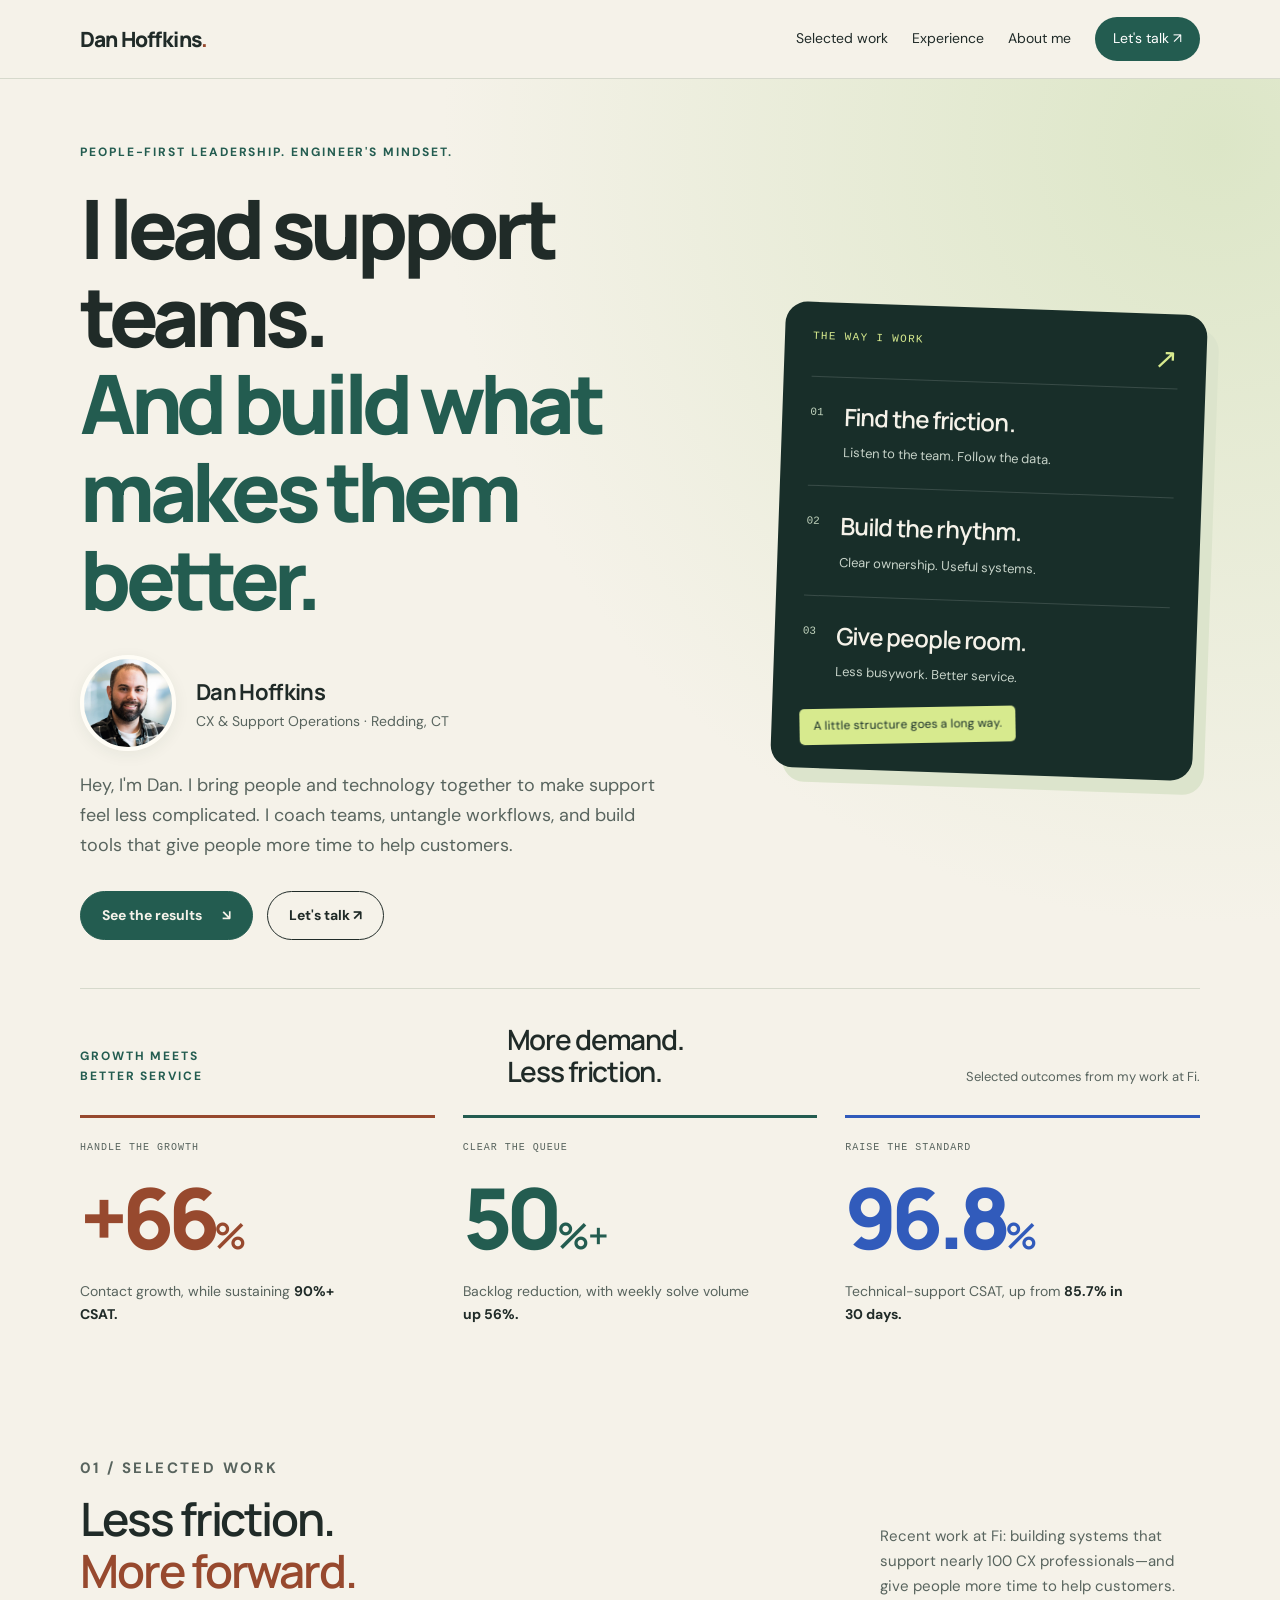
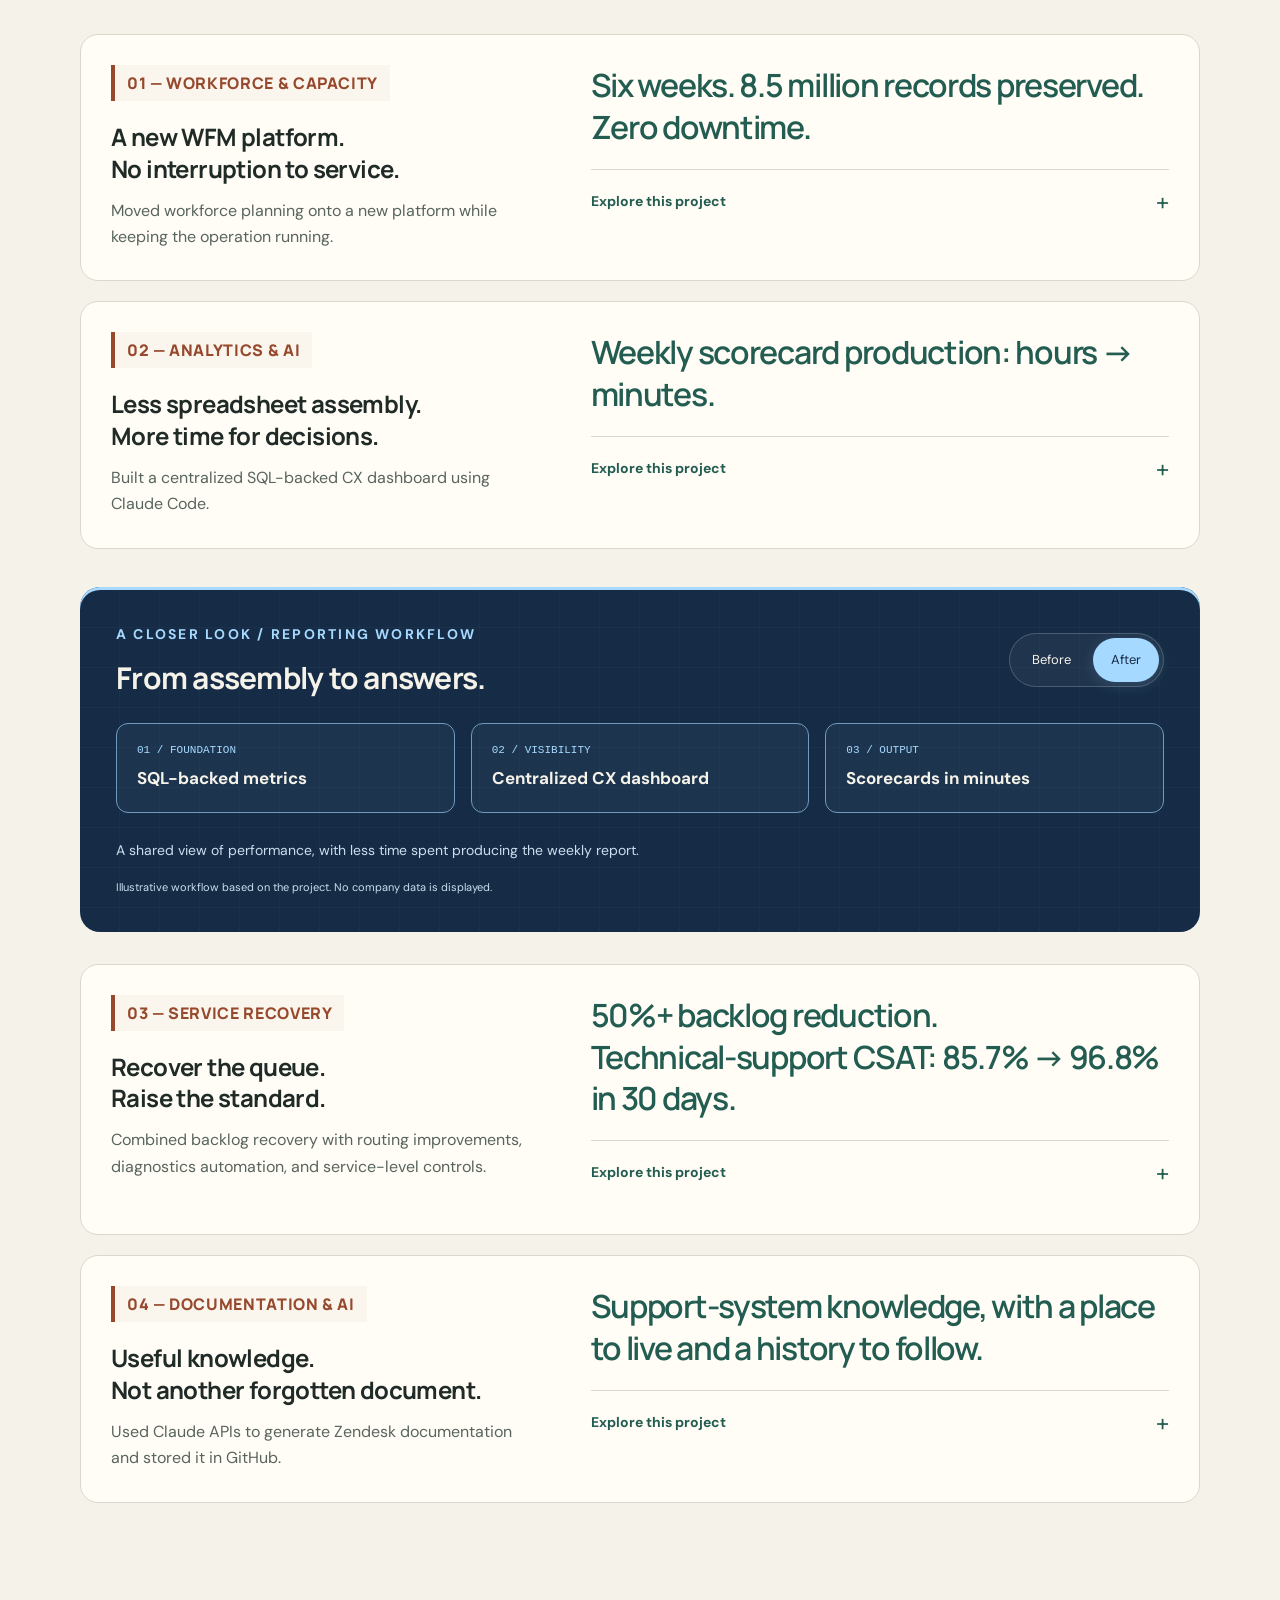
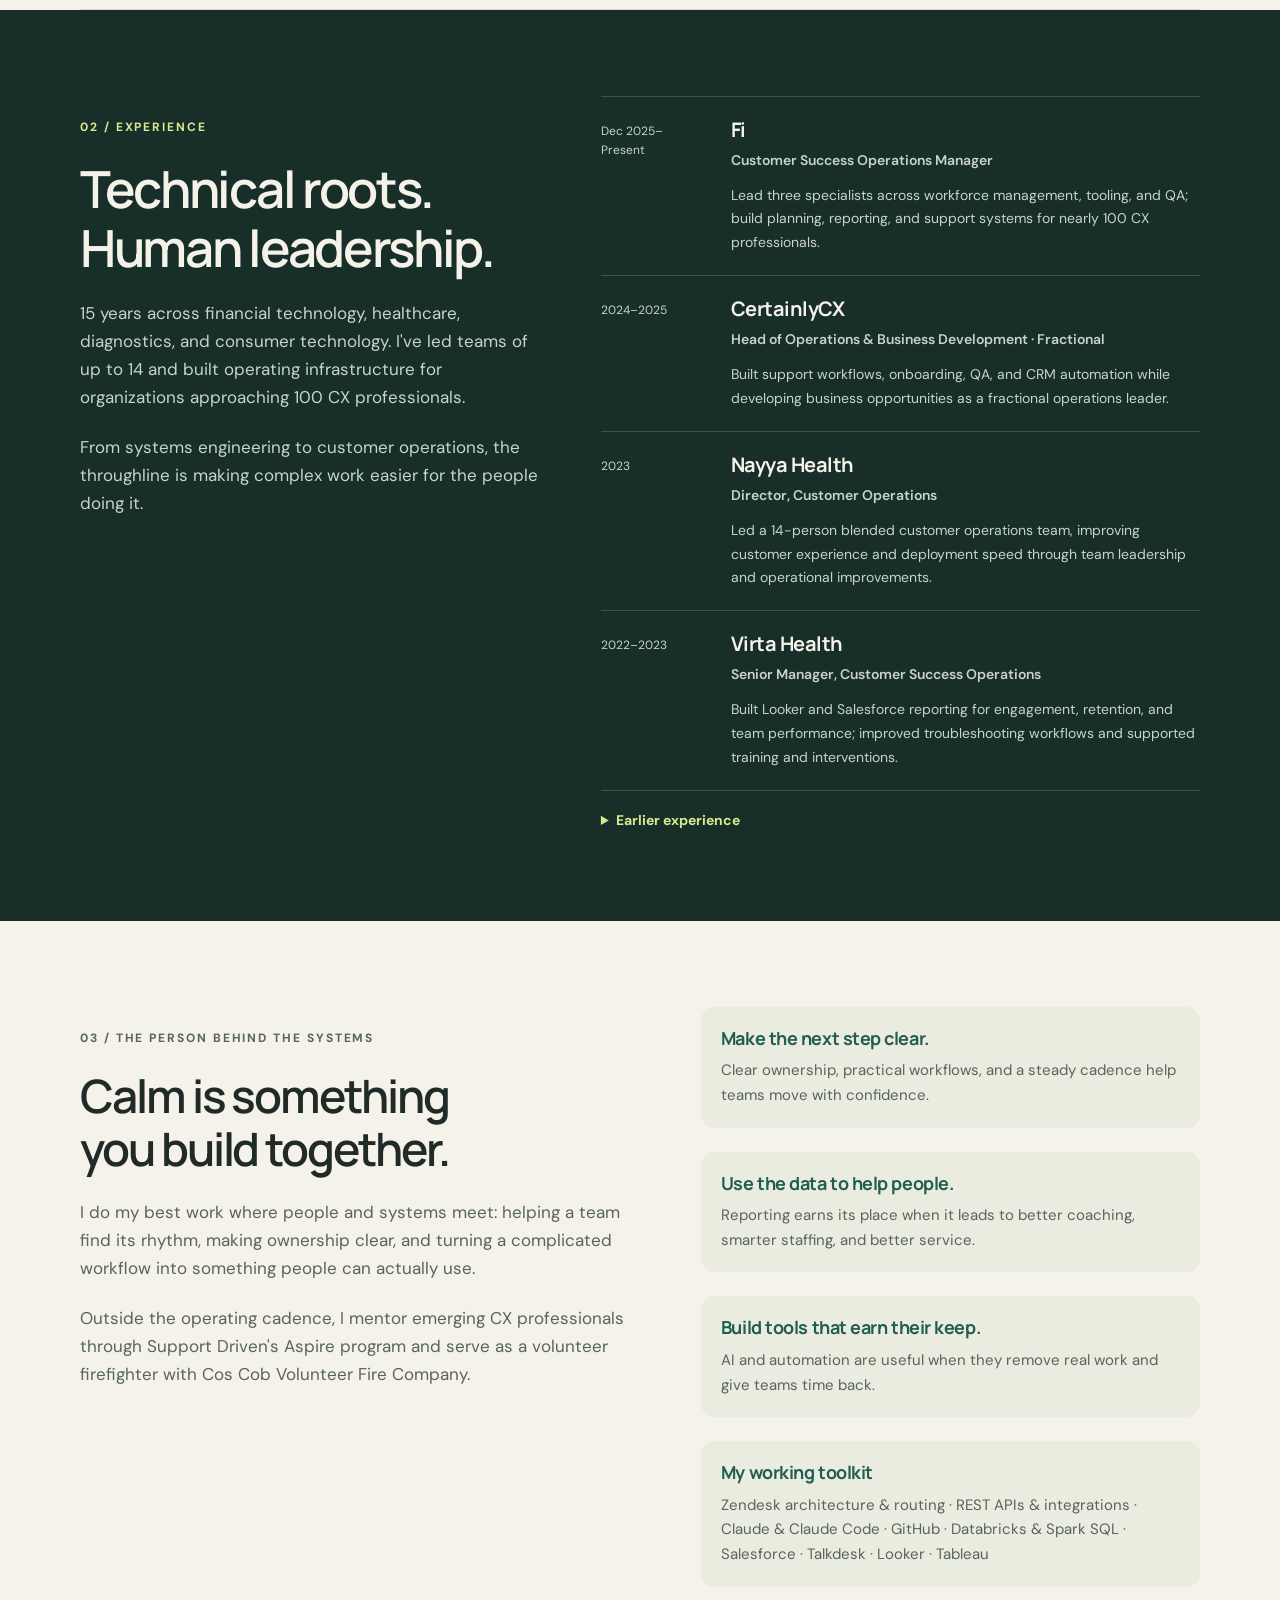
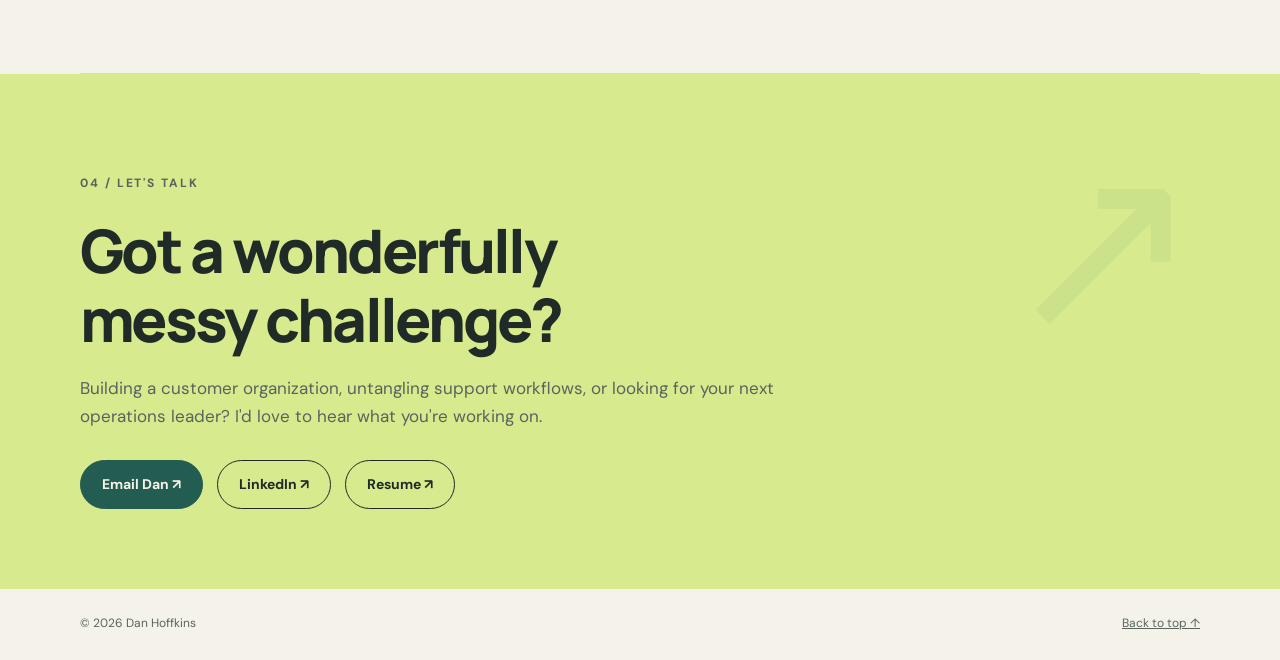
<file: index.html>
<!doctype html>
<html lang="en">
<head>
<meta charset="utf-8">
<meta name="viewport" content="width=device-width, initial-scale=1">
<title>Dan Hoffkins | CX & Support Operations Leader</title>
<meta name="description" content="Dan Hoffkins builds the teams, workflows, analytics, and AI-assisted systems that help customer organizations scale. 15 years across technology and healthcare.">
<meta property="og:title" content="Dan Hoffkins | People. Systems. Better support.">
<meta property="og:description" content="People-first leadership with technical depth. Explore workforce planning, support analytics, service recovery, and AI-assisted documentation.">
<meta property="og:type" content="website">
<meta property="og:url" content="https://dhoffkins83.github.io/">
<meta property="og:image" content="https://dhoffkins83.github.io/assets/dan-headshot.jpg">
<meta name="theme-color" content="#f5f2e9">
<link rel="icon" type="image/svg+xml" href="./assets/favicon.svg">
<link rel="preconnect" href="https://fonts.googleapis.com">
<link rel="preconnect" href="https://fonts.gstatic.com" crossorigin>
<link href="https://fonts.googleapis.com/css2?family=DM+Sans:wght@400;500;600;700&family=Manrope:wght@400;500;600;700;800&display=swap" rel="stylesheet">
<link rel="stylesheet" href="./assets/css/site.css">
</head>
<body id="top">
<script>document.documentElement.classList.add("js");</script>
<a class="skip" href="#main">Skip to content</a>
<header>
<div class="wrap nav"><a class="brand" href="#top">Dan Hoffkins<span>.</span></a><button class="menu-toggle" type="button" aria-expanded="false" aria-controls="main-nav">Menu <span aria-hidden="true">+</span></button>
<nav id="main-nav" aria-label="Main navigation"><a href="#work">Selected work</a><a href="#experience">Experience</a><a href="#about">About me</a><a href="#contact">Let's talk ↗</a>
</nav>
</div>
</header>
<main id="main">
<section class="hero">
<div class="wrap">
<div class="hero-grid">
<div>
<p class="eyebrow">People-first leadership. Engineer's mindset.</p>
<h1>I lead support teams.<br><em>And build what makes them better.</em>
</h1>
<div class="hello"><img src="./assets/dan-headshot.jpg" alt="Dan Hoffkins" width="96" height="96">
<div><strong>Dan Hoffkins</strong><span>CX & Support Operations · Redding, CT</span>
</div>
</div>
<p class="intro">Hey, I'm Dan. I bring people and technology together to make support feel less complicated. I coach teams, untangle workflows, and build tools that give people more time to help customers.</p>
<div class="actions"><a class="button primary" href="#work">See the results <span aria-hidden="true">↘</span></a><a class="button" href="#contact">Let's talk ↗</a>
</div>

</div>
<aside class="system-board" aria-label="My approach to customer operations">
<div class="board-label">THE WAY I WORK <span aria-hidden="true">↗</span>
</div>
<div class="board-step"><span>01</span><strong>Find the friction.</strong>
<p>Listen to the team. Follow the data.</p>
</div>
<div class="board-step"><span>02</span><strong>Build the rhythm.</strong>
<p>Clear ownership. Useful systems.</p>
</div>
<div class="board-step"><span>03</span><strong>Give people room.</strong>
<p>Less busywork. Better service.</p>
</div>
<div class="board-note">A little structure goes a long way.</div>
</aside>
</div>
<div class="proof" aria-label="Selected results at Fi">
<div class="proof-intro">
<p class="eyebrow">Growth meets better service</p>
<h2>More demand.<br>Less friction.</h2>
<p>Selected outcomes from my work at Fi.</p>
</div>
<div class="metric"><span class="metric-label">HANDLE THE GROWTH</span><b>+66<span>%</span></b>
<p>Contact growth, while sustaining <strong>90%+ CSAT.</strong>
</p>
</div>
<div class="metric"><span class="metric-label">CLEAR THE QUEUE</span><b>50<span>%+</span></b>
<p>Backlog reduction, with weekly solve volume <strong>up 56%.</strong>
</p>
</div>
<div class="metric"><span class="metric-label">RAISE THE STANDARD</span><b>96.8<span>%</span></b>
<p>Technical-support CSAT, up from <strong>85.7% in 30 days.</strong>
</p>
</div>
</div>
</div>
</section>
<section id="work" class="section wrap">
<div class="section-head">
<div>
<p class="eyebrow">01 / Selected work</p>
<h2>Less friction.<br><span class="accent">More forward.</span>
</h2>
</div>
<p>Recent work at Fi: building systems that support nearly 100 CX professionals—and give people more time to help customers.</p>
</div>
<article class="case">
<div>
<div class="index">01 — WORKFORCE & CAPACITY</div>
<h3>A new WFM platform.<br>No interruption to service.</h3>
<p>Moved workforce planning onto a new platform while keeping the operation running.</p>
</div>
<div>
<div class="outcome">Six weeks. 8.5 million records preserved. Zero downtime.</div>
<details>
<summary>Explore this project <span aria-hidden="true">+</span>
</summary>
<div class="project-story">
<h4>The challenge</h4>
<p>Move workforce planning to a new platform without interrupting service or losing the historical records the operation relied on.</p>
<h4>My approach</h4>
<p>I led the end-to-end migration, preserved 8.5 million historical records, automated scheduling, and introduced forecasts at the workstream level. The work brought platform change and day-to-day capacity planning together.</p>
<ol class="api-flow" aria-label="Workforce project focus areas">
<li><strong>Preserve the history</strong><span>Keep historical records available through the migration.</span></li>
<li><strong>Keep service running</strong><span>Complete the platform transition without operational downtime.</span></li>
<li><strong>Plan for demand</strong><span>Automate scheduling and forecast by workstream.</span></li>
</ol>
<h4>What changed</h4>
<p>The migration was completed in six weeks with zero operational downtime. Automated scheduling and workstream forecasts provided a stronger foundation for aligning capacity with demand.</p>
</div>
</details>
</div>
</article>
<article class="case">
<div>
<div class="index">02 — ANALYTICS & AI</div>
<h3>Less spreadsheet assembly.<br>More time for decisions.</h3>
<p>Built a centralized SQL-backed CX dashboard using Claude Code.</p>
</div>
<div>
<div class="outcome">Weekly scorecard production: hours → minutes.</div>
<details>
<summary>Explore this project <span aria-hidden="true">+</span>
</summary>
<div class="project-story">
<h4>The challenge</h4>
<p>Weekly scorecards took hours to assemble. The opportunity was to spend less time producing the report and more time understanding performance.</p>
<h4>My approach</h4>
<p>I used Claude Code to build a SQL-backed CX dashboard that brought CSAT, productivity, handle time, and service metrics into one place. I also added detailed metrics from an internal QA evaluation service.</p>
<ol class="api-flow" aria-label="Analytics project components">
<li><strong>Performance metrics</strong><span>CSAT, productivity, handle time, and service measures.</span></li>
<li><strong>Quality context</strong><span>Detailed metrics from the internal QA evaluation service.</span></li>
<li><strong>A shared view</strong><span>A centralized dashboard and faster weekly scorecard production.</span></li>
</ol>
<h4>What changed</h4>
<p>Scorecard production moved from hours to minutes. The dashboard brought service performance and quality metrics into a shared view for the team.</p>
<p class="story-note">Conceptual overview of the project's components. No internal queries, endpoints, or company data are shown.</p>
</div>
</details>
</div>
</article>
<div class="lab" data-state="after">
<div class="lab-head">
<div>
<p class="eyebrow">A closer look / Reporting workflow</p>
<h3>From assembly to answers.</h3>
</div>
<div class="switch" role="group" aria-label="Compare reporting workflows"><button type="button" data-mode="before" aria-pressed="false">Before</button><button type="button" data-mode="after" aria-pressed="true">After</button>
</div>
</div>
<div id="workflow-content" aria-live="polite">
<div class="workflow">
<div class="node"><small>01 / FOUNDATION</small><strong>SQL-backed metrics</strong>
</div>
<div class="node"><small>02 / VISIBILITY</small><strong>Centralized CX dashboard</strong>
</div>
<div class="node"><small>03 / OUTPUT</small><strong>Scorecards in minutes</strong>
</div>
</div>
<p>A shared view of performance, with less time spent producing the weekly report.</p>
</div>
<p class="note">Illustrative workflow based on the project. No company data is displayed.</p>
</div>
<article class="case" style="margin-top:32px">
<div>
<div class="index">03 — SERVICE RECOVERY</div>
<h3>Recover the queue.<br>Raise the standard.</h3>
<p>Combined backlog recovery with routing improvements, diagnostics automation, and service-level controls.</p>
</div>
<div>
<div class="outcome">50%+ backlog reduction.<br>Technical-support CSAT: 85.7% → 96.8% in 30 days.</div>
<details>
<summary>Explore this project <span aria-hidden="true">+</span>
</summary>
<div class="project-story">
<h4>The challenge</h4>
<p>Reduce the backlog while improving technical-support service—not simply moving more tickets through the queue.</p>
<h4>My approach</h4>
<p>The work combined backlog recovery with skill-based Zendesk routing, AI ticket classification, diagnostics automation, and service-level controls. These addressed different parts of the operation: ticket assignment, troubleshooting, and timely follow-up.</p>
<ol class="api-flow" aria-label="Service recovery focus areas">
<li><strong>Route the work</strong><span>Skill-based routing and AI-assisted ticket classification.</span></li>
<li><strong>Support troubleshooting</strong><span>Diagnostics automation alongside queue recovery.</span></li>
<li><strong>Follow through</strong><span>Service-level controls and callback performance.</span></li>
</ol>
<h4>What changed</h4>
<ul class="story-results">
<li>Backlog reduced by more than 50%; weekly solve volume increased by 56%.</li>
<li>Solves per hour rose from 1.4 to 2.26.</li>
<li>Technical-support CSAT rose from 85.7% to 96.8% in 30 days.</li>
<li>92% of callbacks were completed within 60 minutes.</li>
</ul>
<p class="story-note">Queue recovery and technical-support improvements are related initiatives, not a controlled experiment attributing every result to one change.</p>
</div>
</details>
</div>
</article>
<article class="case">
<div>
<div class="index">04 — DOCUMENTATION &amp; AI</div>
<h3>Useful knowledge.<br>Not another forgotten document.</h3>
<p>Used Claude APIs to generate Zendesk documentation and stored it in GitHub.</p>
</div>
<div>
<div class="outcome">Support-system knowledge, with a place to live and a history to follow.</div>
<details>
<summary>Explore this project <span aria-hidden="true">+</span>
</summary>
<p>Built an AI-assisted documentation workflow around Zendesk, with GitHub as the repository for support-system reference material. The value is practical: capturing how the system works in a form the team can maintain and refer back to.</p>
<p class="project-path">Claude APIs → Zendesk documentation → GitHub</p>
<div class="api-walkthrough">
<h4>Inside an API-assisted workflow</h4>
<p class="api-disclaimer">Conceptual example using fictional data—not production code, a live API call, or company documentation.</p>
<ol class="api-flow" aria-label="Illustrative integration architecture">
<li><strong>Prepare</strong><span>Select relevant system configuration and remove sensitive fields.</span></li>
<li><strong>Generate</strong><span>Send scoped context to Claude to draft a reference document.</span></li>
<li><strong>Review</strong><span>Check the draft against the source before storing it in GitHub.</span></li>
</ol>
<div class="api-example">
<h4>Illustrative request payload</h4>
<pre><code>{
  "task": "draft_support_reference",
  "source": {
    "rule": "Device setup questions",
    "category": "setup",
    "destination": "Technical support"
  },
  "instructions": "Explain the rule using only supplied facts."
}</code></pre>
<h4>Illustrative draft response</h4>
<pre><code>{
  "title": "Device setup routing",
  "summary": "Setup questions route to Technical support.",
  "status": "draft_for_review"
}</code></pre>
</div>
<p><strong>What makes an integration dependable?</strong> Validate inputs and outputs, handle rate limits and failed requests, keep credentials server-side, and review generated documentation before publishing. These are design considerations—not claims about this project's implementation.</p>
</div>
</details>
</div>
</article>
</section>
<section id="experience" class="section experience-band">
<div class="wrap">
<div class="experience">
<div class="experience-intro">
<p class="eyebrow">02 / Experience</p>
<h2>Technical roots.<br>Human leadership.</h2>
<p>15 years across financial technology, healthcare, diagnostics, and consumer technology. I've led teams of up to 14 and built operating infrastructure for organizations approaching 100 CX professionals.</p>
<p>From systems engineering to customer operations, the throughline is making complex work easier for the people doing it.</p>
</div>
<div class="roles">
<div class="role">
<time>Dec 2025–<br>Present</time>
<div>
<h3>Fi</h3>
<p class="role-title">Customer Success Operations Manager</p>
<p class="role-summary">Lead three specialists across workforce management, tooling, and QA; build planning, reporting, and support systems for nearly 100 CX professionals.</p>
</div>
</div>
<div class="role">
<time>2024–2025</time>
<div>
<h3>CertainlyCX</h3>
<p class="role-title">Head of Operations & Business Development · Fractional</p>
<p class="role-summary">Built support workflows, onboarding, QA, and CRM automation while developing business opportunities as a fractional operations leader.</p>
</div>
</div>
<div class="role">
<time>2023</time>
<div>
<h3>Nayya Health</h3>
<p class="role-title">Director, Customer Operations</p>
<p class="role-summary">Led a 14-person blended customer operations team, improving customer experience and deployment speed through team leadership and operational improvements.</p>
</div>
</div>
<div class="role">
<time>2022–2023</time>
<div>
<h3>Virta Health</h3>
<p class="role-title">Senior Manager, Customer Success Operations</p>
<p class="role-summary">Built Looker and Salesforce reporting for engagement, retention, and team performance; improved troubleshooting workflows and supported training and interventions.</p>
</div>
</div>
<details>
<summary>Earlier experience</summary>
<div class="role">
<time>2018–2022</time>
<div>
<h3>Sema4</h3>
<p class="role-title">Manager, Client Services → Associate Director, Customer & Business Operations</p>
<p class="role-summary">Built oncology support and enterprise launch readiness; partnered with Legal, Compliance, and lab QA on policies, training, and controlled documentation.</p>
</div>
</div>
<div class="role">
<time>2017–2018</time>
<div>
<h3>Flatiron Health</h3>
<p class="role-title">Director, Support & Customer Operations</p>
<p class="role-summary">Led support operations and 24/7 incident response for oncology EHR and clinical research, with SOPs and dashboards to improve urgent resolution.</p>
</div>
</div>
<div class="role">
<time>2011–2017</time>
<div>
<h3>FactSet</h3>
<p class="role-title">Systems Engineer → Associate Director, Platform QA</p>
<p class="role-summary">Delivered enterprise technical solutions, supported releases, and led platform QA to strengthen reliability for financial-data customers.</p>
</div>
</div>
</details>
</div>
</div>
</div>
</section>
<section id="about" class="section wrap">
<div class="about">
<div>
<p class="eyebrow">03 / The person behind the systems</p>
<h2>Calm is something<br>you build together.</h2>
<p>I do my best work where people and systems meet: helping a team find its rhythm, making ownership clear, and turning a complicated workflow into something people can actually use.</p>
<p>Outside the operating cadence, I mentor emerging CX professionals through Support Driven's Aspire program and serve as a volunteer firefighter with Cos Cob Volunteer Fire Company.</p>
</div>
<div class="principles">
<div>
<h3>Make the next step clear.</h3>
<p>Clear ownership, practical workflows, and a steady cadence help teams move with confidence.</p>
</div>
<div>
<h3>Use the data to help people.</h3>
<p>Reporting earns its place when it leads to better coaching, smarter staffing, and better service.</p>
</div>
<div>
<h3>Build tools that earn their keep.</h3>
<p>AI and automation are useful when they remove real work and give teams time back.</p>
</div>
<div>
<h3>My working toolkit</h3>
<p>Zendesk architecture &amp; routing · REST APIs &amp; integrations · Claude &amp; Claude Code · GitHub · Databricks &amp; Spark SQL · Salesforce · Talkdesk · Looker · Tableau</p>
</div>
</div>
</div>
</section>
<section id="contact" class="contact">
<div class="wrap">
<p class="eyebrow">04 / Let's talk</p>
<h2>Got a wonderfully<br>messy challenge?</h2>
<p>Building a customer organization, untangling support workflows, or looking for your next operations leader? I'd love to hear what you're working on.</p>
<div class="actions"><a class="button primary" href="mailto:daniel.hoffkins@gmail.com">Email Dan ↗</a><a class="button" href="https://www.linkedin.com/in/dan-hoffkins" target="_blank" rel="noopener">LinkedIn ↗</a><a class="button" href="./resume.pdf" target="_blank" rel="noopener">Resume ↗</a>
</div>
</div>
</section>
</main>
<footer>
<div class="wrap"><span>© <span id="year">2026</span> Dan Hoffkins</span><a href="#top">Back to top ↑</a>
</div>
</footer>
<script src="./assets/js/site.js"></script>
</body>
</html>
</file>
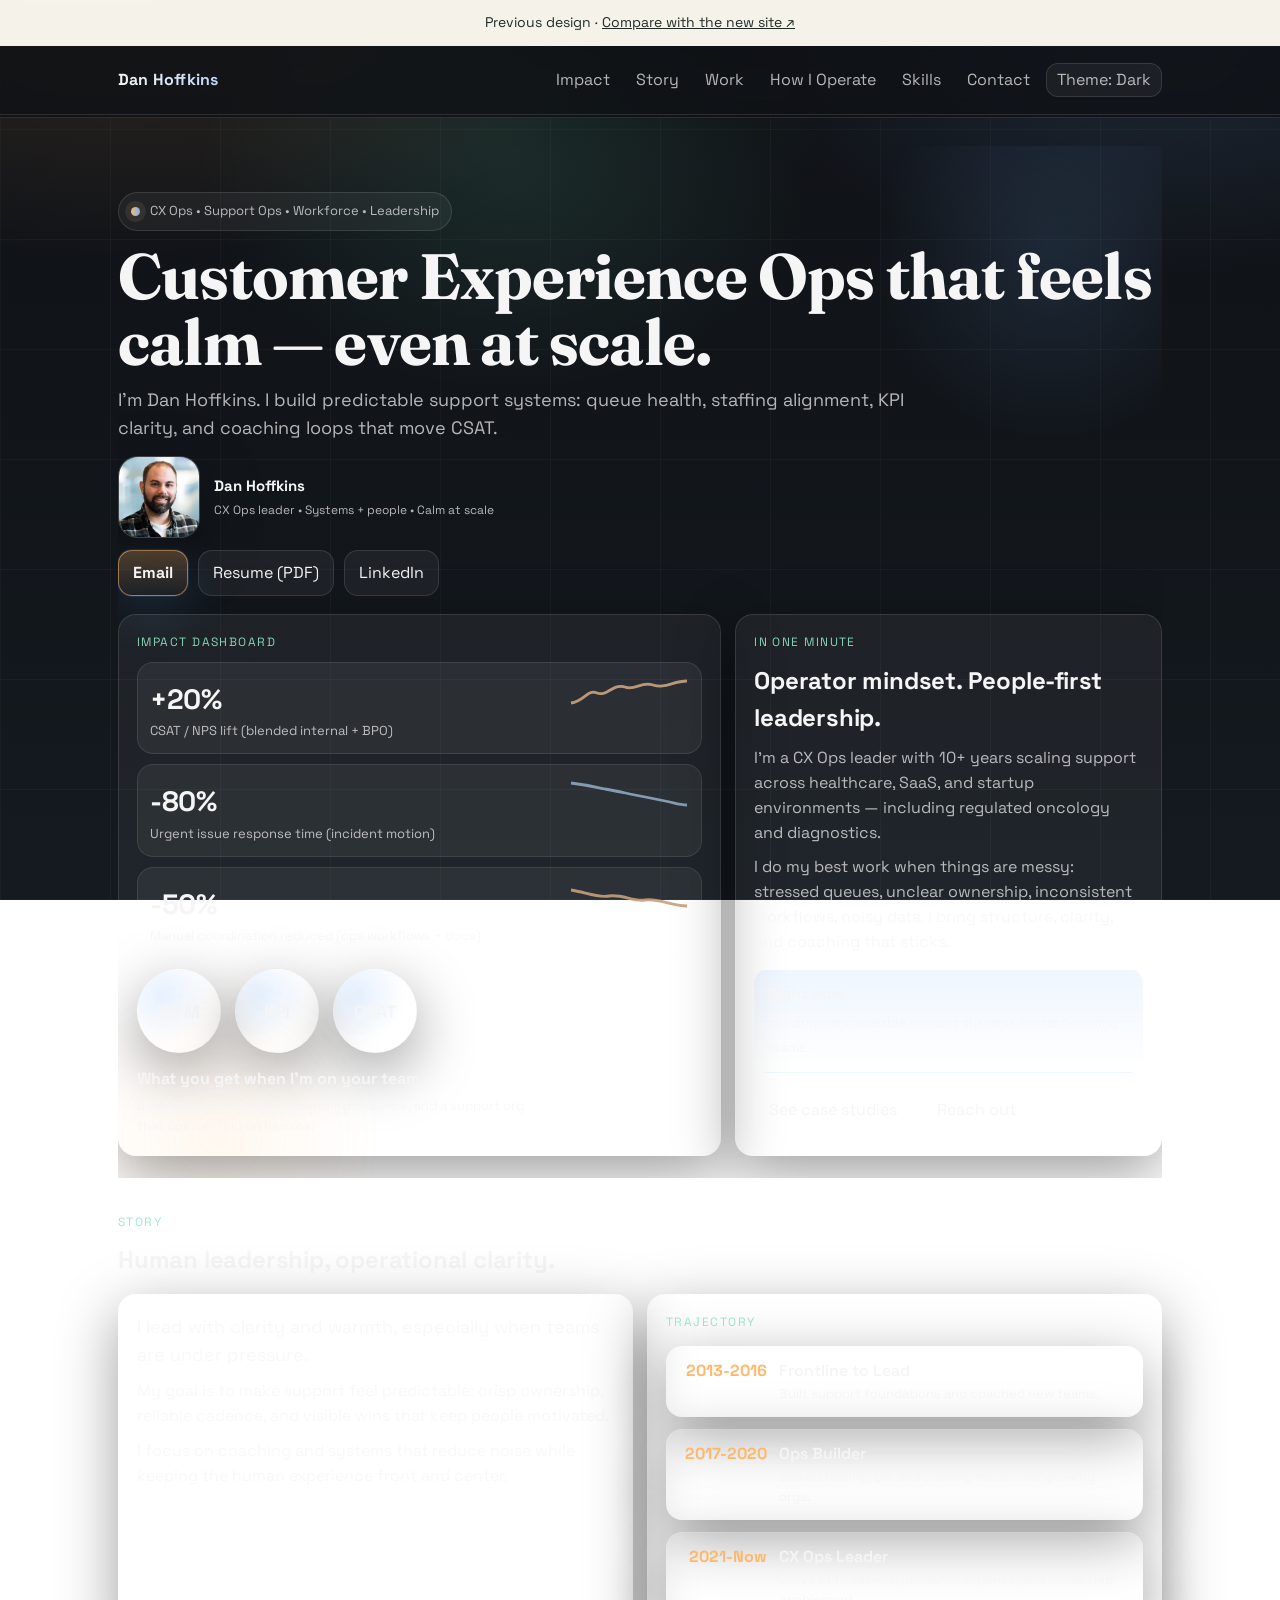
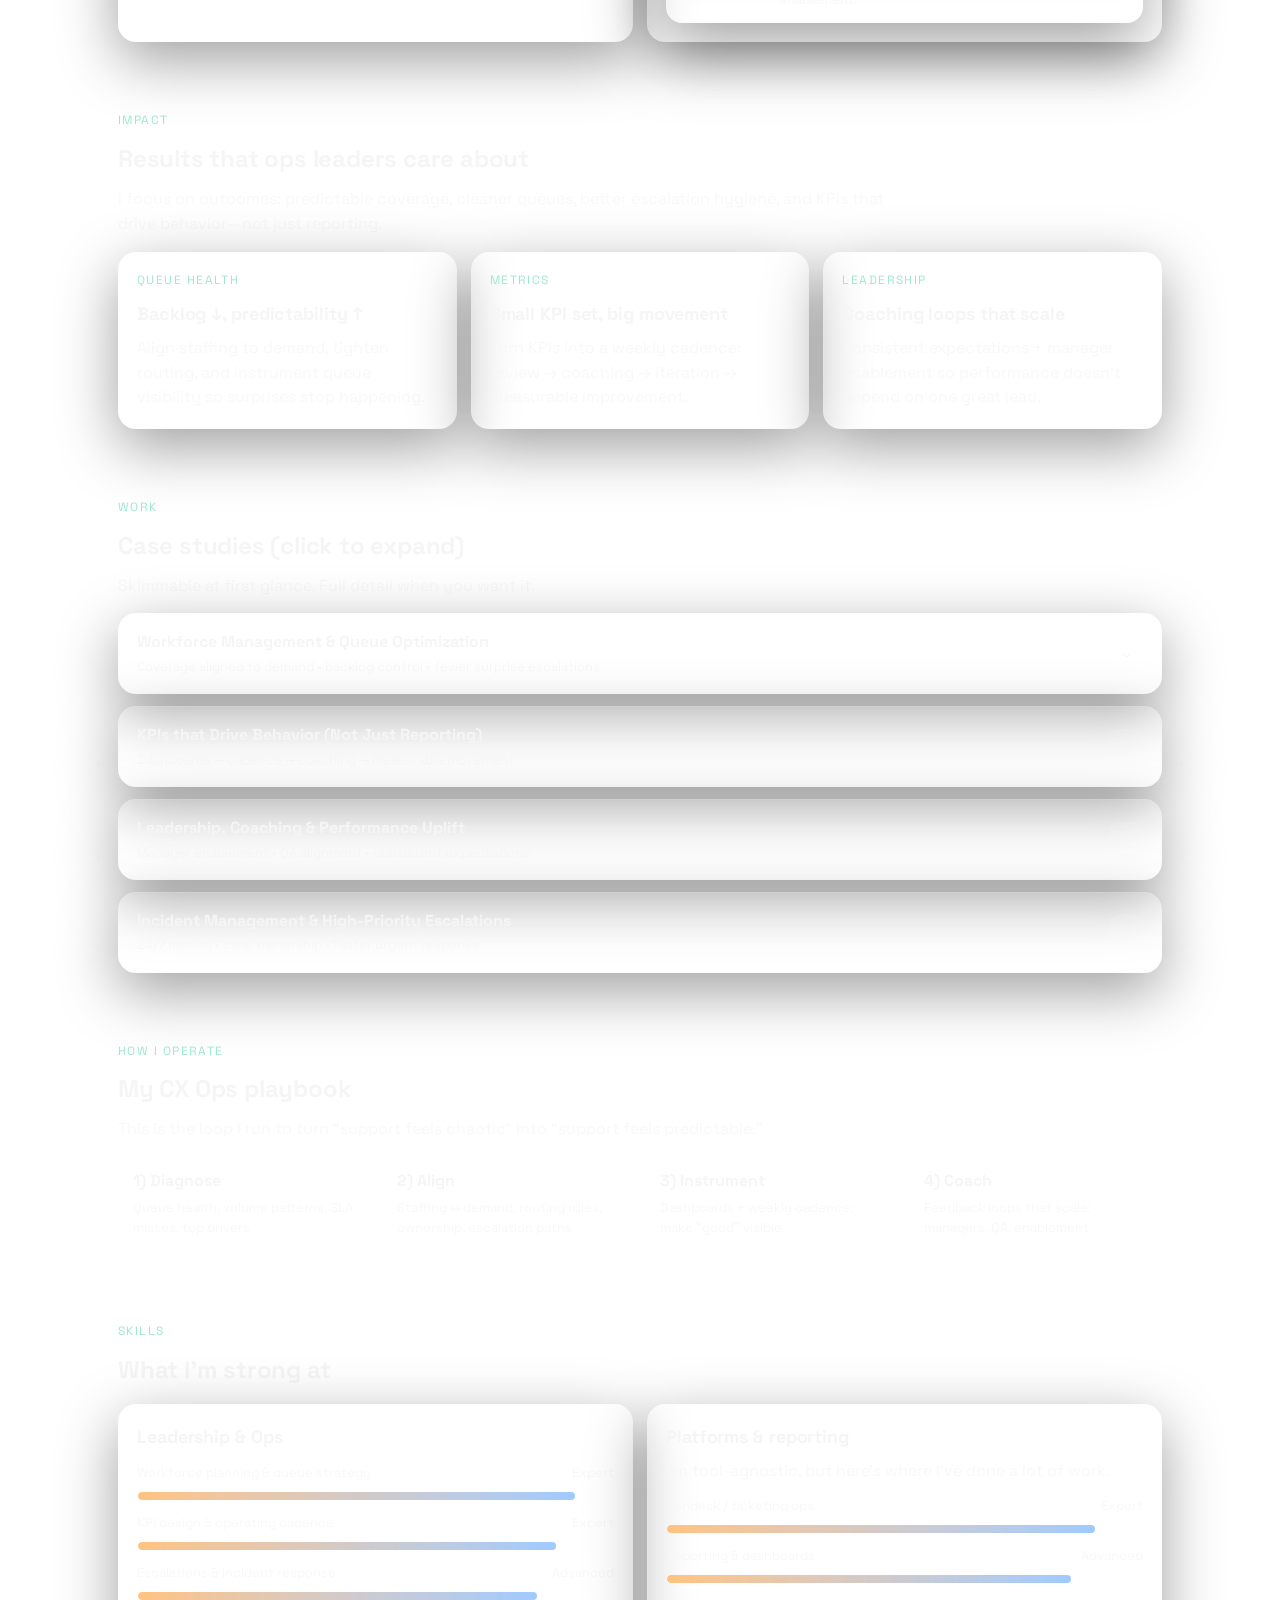
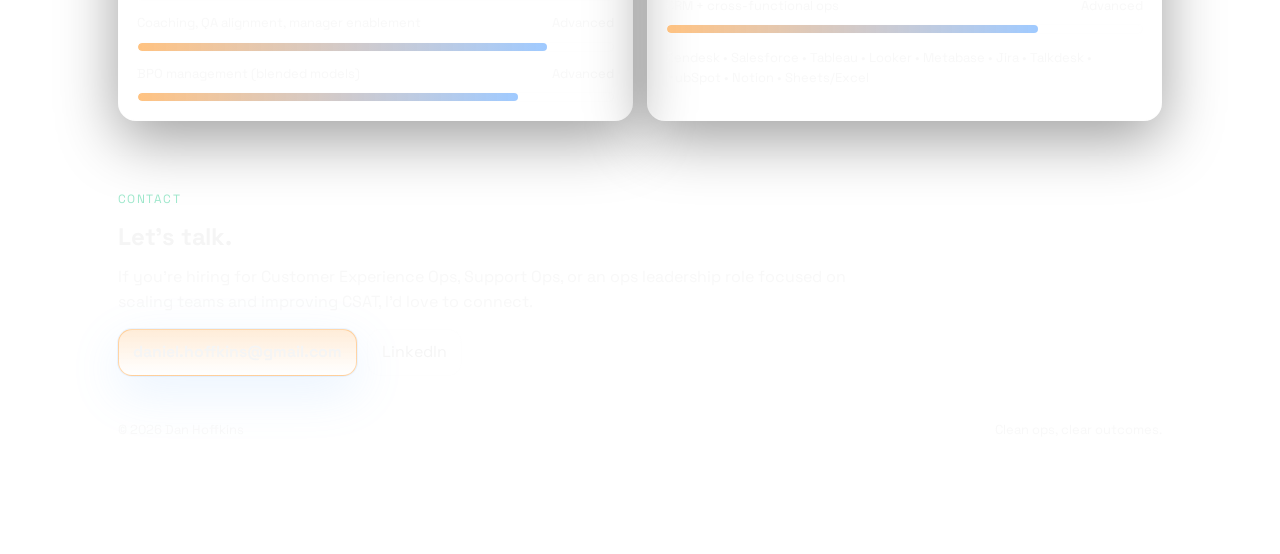
<file: previous/index.html>
<!doctype html>
<html lang="en">
<head>
  <meta charset="utf-8" />
  <meta name="viewport" content="width=device-width, initial-scale=1" />
  <title>Dan Hoffkins – Customer Experience Ops Manager</title>
  <meta name="description" content="Dan Hoffkins — Customer Experience Operations Manager. Workforce optimization, metrics that matter, and team leadership that improves CSAT." />

  <style>
    @import url("https://fonts.googleapis.com/css2?family=Fraunces:opsz,wght@9..144,500;9..144,700&family=Space+Grotesk:wght@400;500;600;700&display=swap");

    :root{
      /* Tech-forward, warm, human */
      --bg:#0f1115;
      --bg2:#141a20;
      --card: rgba(255,255,255,.05);
      --card2: rgba(255,255,255,.08);
      --text:#f5f5f5;
      --muted: rgba(245,245,245,.72);
      --line: rgba(245,245,245,.12);

      --accent:#ffb86b;  /* warm amber */
      --accent2:#76b3ff; /* tech blue */
      --accent3:#6de0b5; /* human mint */

      --shadow: 0 18px 60px rgba(0,0,0,.38);
      --glow: 0 0 0 1px rgba(118,179,255,.12), 0 16px 50px rgba(118,179,255,.16);
      --radius:18px;
      --max: 1080px;

      --font: "Space Grotesk", "Manrope", "Segoe UI", sans-serif;
      --serif: "Fraunces", "Iowan Old Style", serif;
    }

    html{
      scroll-behavior: smooth;
    }

    html[data-theme="light"]{
      --bg:#f6f4f0;
      --bg2:#ffffff;
      --card: rgba(16,19,24,.05);
      --card2: rgba(16,19,24,.08);
      --text:#0f1115;
      --muted: rgba(16,19,24,.68);
      --line: rgba(16,19,24,.12);
      --shadow: 0 18px 60px rgba(0,0,0,.12);
      --glow: 0 0 0 1px rgba(118,179,255,.18), 0 16px 50px rgba(16,19,24,.1);
    }

    *{box-sizing:border-box}
    body{
      margin:0;
      font-family:var(--font);
      background:
        radial-gradient(900px 560px at 10% -10%, rgba(255,184,107,.18), transparent 62%),
        radial-gradient(740px 460px at 90% 0%, rgba(118,179,255,.16), transparent 60%),
        radial-gradient(520px 380px at 40% 18%, rgba(109,224,181,.12), transparent 60%),
        repeating-linear-gradient(0deg, rgba(255,255,255,.03) 0 1px, transparent 1px 110px),
        repeating-linear-gradient(90deg, rgba(255,255,255,.03) 0 1px, transparent 1px 110px),
        linear-gradient(180deg, var(--bg), var(--bg2));
      background-attachment: fixed;
      color:var(--text);
      line-height:1.55;
    }
    a{color:inherit}
    .wrap{max-width:var(--max); margin:0 auto; padding: 28px 18px 80px;}

    .skip-link{
      position:absolute;
      left:14px;
      top:-40px;
      background: var(--card2);
      border:1px solid var(--line);
      padding: 8px 12px;
      border-radius: 10px;
      z-index: 40;
      text-decoration:none;
    }
    .skip-link:focus{ top:14px; }

    header{
      position:sticky; top:0; z-index:20;
      backdrop-filter: blur(10px);
      background: rgba(15,17,21,.78);
      background: color-mix(in srgb, var(--bg) 78%, transparent);
      border-bottom:1px solid var(--line);
    }
    .nav{
      max-width:var(--max);
      margin:0 auto;
      display:flex;
      align-items:center;
      justify-content:space-between;
      gap: 14px;
      padding: 14px 18px;
    }
    .brand{
      font-weight: 780;
      letter-spacing: .2px;
      white-space: nowrap;
      background: linear-gradient(90deg, var(--text), color-mix(in srgb, var(--accent2) 45%, var(--text)));
      -webkit-background-clip: text;
      background-clip: text;
      color: transparent;
    }
    .links{
      display:flex;
      align-items:center;
      gap: 6px;
      flex-wrap:wrap;
      justify-content:flex-end;
    }
    .links a{
      text-decoration:none;
      color:var(--muted);
      padding: 8px 10px;
      border-radius: 12px;
    }
    .links a:hover{
      background: var(--card);
      color: var(--text);
    }
    .themeToggle{
      border:1px solid var(--line);
      background: var(--card);
      color: var(--muted);
      padding: 8px 10px;
      border-radius: 12px;
      cursor:pointer;
      font:inherit;
      line-height:1;
    }
    .themeToggle:hover{ background: var(--card2); color: var(--text); }

    .progress{
      height: 3px;
      background: rgba(0,0,0,0);
      border-top: 1px solid var(--line);
    }
    .progress > span{
      display:block;
      height: 100%;
      width: 0%;
      background: linear-gradient(90deg, var(--accent3), var(--accent2));
      box-shadow: 0 0 14px rgba(118,179,255,.45);
      transition: width .15s ease;
    }

    .backTop{
      position: fixed;
      right: 18px;
      bottom: 18px;
      padding: 10px 12px;
      border-radius: 999px;
      border: 1px solid var(--line);
      background: color-mix(in srgb, var(--card2) 80%, transparent);
      color: var(--text);
      text-decoration: none;
      font-size: 13px;
      box-shadow: var(--shadow);
      opacity: 0;
      transform: translateY(10px);
      pointer-events: none;
      transition: opacity .2s ease, transform .2s ease;
      z-index: 30;
    }
    .backTop.is-visible{
      opacity: 1;
      transform: translateY(0);
      pointer-events: auto;
    }

    /* Typography + spacing */
    .kicker{
      color: color-mix(in srgb, var(--accent3) 65%, var(--muted));
      text-transform: uppercase;
      letter-spacing: .12em;
      font-size: 12px;
      margin: 0 0 10px;
    }
    h1{
      margin: 12px 0 10px;
      font-family: var(--serif);
      letter-spacing: -0.8px;
      line-height: 1.04;
      font-size: clamp(40px, 5vw, 64px);
    }
    h2{ margin: 0 0 10px; font-size: 24px; letter-spacing: -.2px; }
    h3{ margin: 0 0 8px; font-size: 18px; letter-spacing: -.1px; }
    p{ margin: 0; }
    .muted{ color: var(--muted); }
    .small{ font-size: 13px; color: var(--muted); }

    /* Sections */
    .section{
      padding: 34px 0;
      border-bottom: 1px solid var(--line);
      scroll-margin-top: 90px;
    }

    /* Layout */
    .grid{
      display:grid;
      grid-template-columns: repeat(12, 1fr);
      gap: 14px;
      margin-top: 16px;
    }
    .card{
      grid-column: span 12;
      background: var(--card);
      border: 1px solid var(--line);
      border-radius: var(--radius);
      padding: 18px;
      box-shadow: var(--shadow);
    }
    @media (min-width: 920px){
      .span4{ grid-column: span 4; }
      .span5{ grid-column: span 5; }
      .span6{ grid-column: span 6; }
      .span7{ grid-column: span 7; }
      .span8{ grid-column: span 8; }
    }

    /* Hero */
    .hero{
      padding: 46px 0 22px;
      border-bottom: 1px solid var(--line);
      position: relative;
      overflow:hidden;
    }
    .hero::before,
    .hero::after{
      content:"";
      position:absolute;
      inset:auto;
      border-radius: 999px;
      filter: blur(12px);
      opacity:.5;
      z-index:0;
      pointer-events:none;
    }
    .hero::before{
      width: 380px; height: 380px;
      right: -80px; top:-80px;
      background: radial-gradient(circle, rgba(118,179,255,.26), transparent 70%);
      animation: float 10s ease-in-out infinite;
    }
    .hero::after{
      width: 320px; height: 320px;
      left: -60px; bottom:-120px;
      background: radial-gradient(circle, rgba(255,184,107,.22), transparent 70%);
      animation: float 12s ease-in-out infinite reverse;
    }
    .pill{
      display:inline-flex;
      align-items:center;
      gap: 10px;
      padding: 8px 12px;
      border-radius: 999px;
      border: 1px solid var(--line);
      background: var(--card);
      color: var(--muted);
      width: fit-content;
      font-size: 13px;
    }
    .headshotWrap{
      margin-top: 14px;
      display:flex;
      align-items:center;
      gap: 14px;
    }
    .headshot{
      width: 82px;
      height: 82px;
      border-radius: 20px;
      overflow:hidden;
      border: 1px solid var(--line);
      box-shadow: var(--shadow);
      background: var(--card2);
      flex: 0 0 auto;
      transition: transform .2s ease, box-shadow .2s ease;
    }
    .headshot img{
      width: 100%;
      height: 100%;
      object-fit: cover;
      display:block;
      transition: transform .2s ease;
    }
    .headshot:hover{
      transform: translateY(-2px);
      box-shadow: var(--glow);
    }
    .headshot:hover img{ transform: scale(1.03); }
    .headshotMeta{
      display:flex;
      flex-direction:column;
      gap: 4px;
    }
    .headshotMeta b{ font-size: 15px; }
    .headshotMeta .small{ font-size: 12px; }

    .dot{
      width: 9px; height: 9px; border-radius: 50%;
      background: linear-gradient(90deg, var(--accent), var(--accent2));
      box-shadow: 0 0 0 6px rgba(199,160,122,.12);
    }
    .subhead{
      margin-top: 10px;
      max-width: 68ch;
      font-size: 18px;
      color: var(--muted);
    }
    .cta{
      display:flex;
      gap: 10px;
      flex-wrap:wrap;
      margin-top: 16px;
    }
    .btn{
      display:inline-flex;
      align-items:center;
      justify-content:center;
      padding: 10px 14px;
      border-radius: 14px;
      border: 1px solid var(--line);
      background: var(--card);
      text-decoration:none;
      color: var(--text);
    }
    .btn:hover{ background: var(--card2); }
    .btn.primary{
      border-color: color-mix(in srgb, var(--accent) 55%, transparent);
      background: linear-gradient(180deg,
        color-mix(in srgb, var(--accent) 26%, transparent),
        var(--card)
      );
      font-weight: 750;
      box-shadow: var(--glow);
    }

    /* Dashboard stats */
    .stat{
      display:flex;
      align-items: baseline;
      justify-content: space-between;
      gap: 10px;
      padding: 12px 12px;
      border-radius: 16px;
      background: color-mix(in srgb, var(--card2) 70%, transparent);
      border: 1px solid color-mix(in srgb, var(--line) 80%, transparent);
    }
    .stat b{
      font-size: 28px;
      letter-spacing: -.4px;
    }
    .spark{
      width: 120px; height: 34px;
      opacity: .95;
    }
    .spark path{
      animation: sparkDraw 1.6s ease both;
    }


    /* Mini “KPI dial” */
    .dialWrap{
      display:flex;
      gap: 14px;
      align-items:center;
      flex-wrap:wrap;
      margin-top: 10px;
    }
    .dial{
      width: 84px; height: 84px;
      border-radius: 999px;
      border: 1px solid var(--line);
      background: radial-gradient(circle at 30% 30%, color-mix(in srgb, var(--accent2) 18%, transparent), transparent 60%), var(--card);
      display:flex;
      align-items:center;
      justify-content:center;
      box-shadow: var(--shadow);
    }
    .dial span{
      font-weight: 850;
      letter-spacing: -.3px;
      font-size: 18px;
    }
    .dialLabel{ max-width: 40ch; }
    .dialLabel .small{ margin-top: 4px; display:block; }

    /* Skills bars */
    .barRow{ margin-top: 12px; }
    .barTop{
      display:flex;
      justify-content:space-between;
      gap: 10px;
      color: var(--muted);
      font-size: 13px;
    }
    .bar{
      margin-top: 8px;
      height: 10px;
      border-radius: 999px;
      background: color-mix(in srgb, var(--card2) 75%, transparent);
      border: 1px solid var(--line);
      overflow:hidden;
    }
    .bar > i{
      display:block;
      height:100%;
      width: var(--w);
      background: linear-gradient(90deg, color-mix(in srgb, var(--accent) 85%, transparent), color-mix(in srgb, var(--accent2) 70%, transparent));
      border-radius: 999px;
    }


    /* Collapsible case studies */
    details{
      border-radius: var(--radius);
      border: 1px solid var(--line);
      background: var(--card);
      box-shadow: var(--shadow);
      overflow:hidden;
    }
    details .detailBody{
      overflow: hidden;
    }
    details[open] .detailBody{
      animation: detailFade .25s ease;
    }
    summary{
      list-style:none;
      cursor:pointer;
      padding: 16px 18px;
      display:flex;
      align-items:center;
      justify-content:space-between;
      gap: 10px;
    }
    summary::-webkit-details-marker{ display:none; }
    .sumTitle{
      display:flex; flex-direction:column; gap: 2px;
    }
    .chev{
      width: 34px; height: 34px;
      border-radius: 12px;
      display:flex; align-items:center; justify-content:center;
      border: 1px solid var(--line);
      background: var(--card2);
      color: var(--muted);
      flex: 0 0 auto;
    }
    details[open] .chev{ transform: rotate(180deg); color: var(--text); }
    .detailBody{
      padding: 0 18px 18px;
      border-top: 1px solid var(--line);
    }
    .tri{
      display:grid;
      gap: 12px;
      margin-top: 14px;
    }
    @media (min-width: 920px){
      .tri{ grid-template-columns: 1fr 1fr 1fr; }
    }
    .box{
      padding: 14px;
      border-radius: 16px;
      border: 1px solid color-mix(in srgb, var(--line) 85%, transparent);
      background: color-mix(in srgb, var(--card2) 70%, transparent);
    }

    /* Simple ops flow */
    .flow{
      display:grid;
      gap: 10px;
      margin-top: 12px;
    }
    @media (min-width: 920px){
      .flow{ grid-template-columns: repeat(4, 1fr); }
    }
    .step{
      padding: 14px;
      border-radius: 16px;
      border: 1px solid var(--line);
      background: var(--card);
    }
    .step b{ display:block; margin-bottom: 4px; }
    .step .small{ display:block; }

    .storyLead{
      font-size: 18px;
      color: var(--muted);
    }
    .timeline{
      margin-top: 14px;
      display:grid;
      gap: 12px;
    }
    .timelineItem{
      display:flex;
      gap: 12px;
      padding: 12px 14px;
      border-radius: 16px;
      border: 1px solid var(--line);
      background: var(--card);
      box-shadow: var(--shadow);
      align-items:flex-start;
    }
    .timelineItem .year{
      min-width: 86px;
      font-weight: 700;
      color: var(--accent);
      text-align:right;
    }
    .timelineItem .role{
      font-weight: 600;
    }


    .now{
      margin-top: 14px;
      padding: 12px;
      border-radius: 14px;
      border: 1px solid var(--line);
      background: linear-gradient(180deg, color-mix(in srgb, var(--accent2) 12%, transparent), var(--card));
    }
    .now b{ display:block; margin-bottom: 4px; }

    .stagger > *{
      animation: fadeUp .7s ease both;
    }
    .stagger > *:nth-child(2){ animation-delay: .08s; }
    .stagger > *:nth-child(3){ animation-delay: .16s; }
    .stagger > *:nth-child(4){ animation-delay: .24s; }
    .stagger > *:nth-child(5){ animation-delay: .32s; }

    .fadeUp{ animation: fadeUp .7s ease both; }
    .fadeUp.delay1{ animation-delay: .08s; }
    .fadeUp.delay2{ animation-delay: .16s; }
    .fadeUp.delay3{ animation-delay: .24s; }

    a:focus-visible,
    button:focus-visible{
      outline: 2px solid color-mix(in srgb, var(--accent2) 70%, transparent);
      outline-offset: 2px;
      border-radius: 12px;
    }

    footer{
      padding-top: 22px;
      color: var(--muted);
      display:flex;
      justify-content:space-between;
      flex-wrap:wrap;
      gap: 10px;
    }

    @keyframes fadeUp{
      from{ opacity:0; transform: translateY(10px); }
      to{ opacity:1; transform: translateY(0); }
    }
    @keyframes sparkDraw{
      from{ stroke-dasharray: 200; stroke-dashoffset: 200; }
      to{ stroke-dasharray: 200; stroke-dashoffset: 0; }
    }
    @keyframes float{
      0%,100%{ transform: translateY(0); }
      50%{ transform: translateY(14px); }
    }

    @media (prefers-reduced-motion: reduce){
      *{ animation: none !important; transition: none !important; }
      body{ background-attachment: scroll; }
    }
    @keyframes detailFade{
      from{ opacity: .4; }
      to{ opacity: 1; }
    }
  </style>
</head>

  <body id="top">
  <div style="padding:12px 18px;text-align:center;background:#f5f2e9;color:#202b28;font-size:14px;">Previous design · <a href="../" style="text-decoration:underline;">Compare with the new site ↗</a></div>
  <a class="skip-link" href="#impact">Skip to content</a>
  <header>
    <div class="nav">
      <div class="brand">Dan Hoffkins</div>
      <nav class="links">
        <a href="#impact">Impact</a>
        <a href="#story">Story</a>
        <a href="#work">Work</a>
        <a href="#ops">How I Operate</a>
        <a href="#skills">Skills</a>
        <a href="#contact">Contact</a>
        <button class="themeToggle" id="themeToggle" type="button" aria-label="Toggle theme">Theme</button>
      </nav>
    </div>
    <div class="progress" role="progressbar" aria-label="Scroll progress" aria-valuemin="0" aria-valuemax="100">
      <span id="progressBar"></span>
    </div>
  </header>

  <main class="wrap">

    <!-- HERO (sell outcomes first) -->
    <section class="hero">
      <div class="pill fadeUp"><span class="dot"></span> CX Ops • Support Ops • Workforce • Leadership</div>

      <h1 class="fadeUp delay1">Customer Experience Ops that feels calm — even at scale.</h1>

      <p class="subhead fadeUp delay2">
        I’m Dan Hoffkins. I build predictable support systems: queue health, staffing alignment, KPI clarity, and coaching loops that move CSAT.
      </p>

      <div class="headshotWrap fadeUp delay3">
        <div class="headshot">
          <img src="../assets/dan-headshot.jpg" alt="Dan Hoffkins headshot" />
        </div>
        <div class="headshotMeta">
          <b>Dan Hoffkins</b>
          <span class="small">CX Ops leader • Systems + people • Calm at scale</span>
        </div>
      </div>

      <div class="cta fadeUp delay3" style="margin-top:12px;">
        <a class="btn primary" href="mailto:daniel.hoffkins@gmail.com">Email</a>
        <a class="btn" href="../Daniel-Hoffkins-Resume.pdf" target="_blank" rel="noreferrer">Resume (PDF)</a>
        <a class="btn" href="https://www.linkedin.com/in/dan-hoffkins" target="_blank" rel="noreferrer">LinkedIn</a>
      </div>

      <div class="grid stagger" style="margin-top:18px; position:relative; z-index:1;">
        <div class="card span7">
          <div class="kicker">Impact dashboard</div>

          <div class="stat">
            <div>
              <b>+20%</b>
              <div class="small">CSAT / NPS lift (blended internal + BPO)</div>
            </div>
            <svg class="spark" viewBox="0 0 120 34" fill="none" aria-hidden="true" focusable="false">
              <path d="M2 28 C16 26, 18 14, 28 18 C38 22, 44 8, 56 12 C66 16, 72 6, 84 10 C96 14, 104 6, 118 6" stroke="currentColor" stroke-width="2" opacity=".35"/>
              <path d="M2 28 C16 26, 18 14, 28 18 C38 22, 44 8, 56 12 C66 16, 72 6, 84 10 C96 14, 104 6, 118 6" stroke="url(#g1)" stroke-width="2.8" />
              <defs>
                <linearGradient id="g1" x1="0" y1="0" x2="120" y2="0">
                  <stop stop-color="rgba(199,160,122,.95)"/>
                  <stop offset="1" stop-color="rgba(143,167,195,.95)"/>
                </linearGradient>
              </defs>
            </svg>
          </div>

          <div class="stat" style="margin-top:10px;">
            <div>
              <b>-80%</b>
              <div class="small">Urgent issue response time (incident motion)</div>
            </div>
            <svg class="spark" viewBox="0 0 120 34" fill="none" aria-hidden="true" focusable="false">
              <path d="M2 6 C18 8, 26 10, 36 12 C48 14, 56 16, 66 18 C76 20, 86 22, 96 24 C106 26, 110 28, 118 28" stroke="url(#g2)" stroke-width="2.8"/>
              <defs>
                <linearGradient id="g2" x1="0" y1="0" x2="120" y2="0">
                  <stop stop-color="rgba(143,167,195,.95)"/>
                  <stop offset="1" stop-color="rgba(199,160,122,.95)"/>
                </linearGradient>
              </defs>
            </svg>
          </div>

          <div class="stat" style="margin-top:10px;">
            <div>
              <b>-50%</b>
              <div class="small">Manual coordination reduced (ops workflows + docs)</div>
            </div>
            <svg class="spark" viewBox="0 0 120 34" fill="none" aria-hidden="true" focusable="false">
              <path d="M2 10 C16 12, 28 18, 40 16 C54 14, 64 22, 76 20 C90 18, 102 26, 118 26" stroke="url(#g3)" stroke-width="2.8"/>
              <defs>
                <linearGradient id="g3" x1="0" y1="0" x2="120" y2="0">
                  <stop stop-color="rgba(199,160,122,.95)"/>
                  <stop offset="1" stop-color="rgba(143,167,195,.95)"/>
                </linearGradient>
              </defs>
            </svg>
          </div>

          <div class="dialWrap">
            <div class="dial"><span>WFM</span></div>
            <div class="dial"><span>KPI</span></div>
            <div class="dial"><span>CSAT</span></div>
            <div class="dialLabel">
              <b>What you get when I’m on your team</b>
              <span class="small">Clear ownership, a clean operating cadence, and a support org that doesn’t rely on heroics.</span>
            </div>
          </div>
        </div>

        <div class="card span5">
          <div class="kicker">In one minute</div>
          <h2 style="margin-top:6px;">Operator mindset. People-first leadership.</h2>
          <p class="muted" style="margin-top:10px;">
            I’m a CX Ops leader with 10+ years scaling support across healthcare, SaaS, and startup environments — including regulated oncology and diagnostics.
          </p>
          <p class="muted" style="margin-top:10px;">
            I do my best work when things are messy: stressed queues, unclear ownership, inconsistent workflows, noisy data.
            I bring structure, clarity, and coaching that sticks.
          </p>
          <div class="now">
            <b>Right now</b>
            <span class="small">Building calm, scalable support systems for fast-moving teams.</span>
          </div>
          <div class="cta" style="margin-top:14px;">
            <a class="btn" href="#work">See case studies</a>
            <a class="btn" href="#contact">Reach out</a>
          </div>
        </div>
      </div>
    </section>

    <!-- STORY -->
    <section id="story" class="section">
      <div class="kicker">Story</div>
      <h2>Human leadership, operational clarity.</h2>

      <div class="grid stagger">
        <div class="card span6">
          <p class="storyLead">I lead with clarity and warmth, especially when teams are under pressure.</p>
          <p class="muted" style="margin-top:10px;">
            My goal is to make support feel predictable: crisp ownership, reliable cadence, and visible wins that keep people motivated.
          </p>
          <p class="muted" style="margin-top:10px;">
            I focus on coaching and systems that reduce noise while keeping the human experience front and center.
          </p>
        </div>
        <div class="card span6">
          <div class="kicker">Trajectory</div>
          <div class="timeline">
            <div class="timelineItem">
              <div class="year">2013-2016</div>
              <div>
                <div class="role">Frontline to Lead</div>
                <div class="small">Built support foundations and coached new teams.</div>
              </div>
            </div>
            <div class="timelineItem">
              <div class="year">2017-2020</div>
              <div>
                <div class="role">Ops Builder</div>
                <div class="small">Scaled tooling, QA, and staffing models for growing orgs.</div>
              </div>
            </div>
            <div class="timelineItem">
              <div class="year">2021-Now</div>
              <div>
                <div class="role">CX Ops Leader</div>
                <div class="small">Drove KPI cadence, incident response, and leadership enablement.</div>
              </div>
            </div>
          </div>
        </div>
      </div>
    </section>

    <!-- IMPACT (anchor) -->
    <section id="impact" class="section">
      <div class="kicker">Impact</div>
      <h2>Results that ops leaders care about</h2>
      <p class="muted" style="max-width:78ch;">
        I focus on outcomes: predictable coverage, cleaner queues, better escalation hygiene, and KPIs that drive behavior—not just reporting.
      </p>

      <div class="grid stagger">
        <div class="card span4">
          <div class="kicker">Queue health</div>
          <h3>Backlog ↓, predictability ↑</h3>
          <p class="muted">Align staffing to demand, tighten routing, and instrument queue visibility so surprises stop happening.</p>
        </div>
        <div class="card span4">
          <div class="kicker">Metrics</div>
          <h3>Small KPI set, big movement</h3>
          <p class="muted">Turn KPIs into a weekly cadence: review → coaching → iteration → measurable improvement.</p>
        </div>
        <div class="card span4">
          <div class="kicker">Leadership</div>
          <h3>Coaching loops that scale</h3>
          <p class="muted">Consistent expectations + manager enablement so performance doesn’t depend on one great lead.</p>
        </div>
      </div>
    </section>

    <!-- WORK (collapsible to reduce clutter) -->
    <section id="work" class="section">
      <div class="kicker">Work</div>
      <h2>Case studies (click to expand)</h2>
      <p class="muted" style="max-width:78ch;">Skimmable at first glance. Full detail when you want it.</p>

      <div class="grid" style="margin-top:14px;">
        <div class="span12" style="grid-column: span 12; display:grid; gap:12px;">

          <details>
            <summary>
              <div class="sumTitle">
                <b>Workforce Management & Queue Optimization</b>
                <span class="small">Coverage aligned to demand • backlog control • fewer surprise escalations</span>
              </div>
              <div class="chev">⌄</div>
            </summary>
            <div class="detailBody">
              <div class="tri">
                <div class="box">
                  <div class="kicker">Problem</div>
                  <p class="muted">Queues and staffing didn’t match demand, creating avoidable backlog and inconsistent response times.</p>
                </div>
                <div class="box">
                  <div class="kicker">What I did</div>
                  <p class="muted">Tightened queue strategy and workforce planning, aligned capacity to volume, and created clearer queue health reporting.</p>
                </div>
                <div class="box">
                  <div class="kicker">Impact</div>
                  <p class="muted">More predictable coverage, improved queue health, and fewer “surprise” escalations.</p>
                </div>
              </div>
            </div>
          </details>

          <details>
            <summary>
              <div class="sumTitle">
                <b>KPIs that Drive Behavior (Not Just Reporting)</b>
                <span class="small">Dashboards → cadence → coaching → measurable movement</span>
              </div>
              <div class="chev">⌄</div>
            </summary>
            <div class="detailBody">
              <div class="tri">
                <div class="box">
                  <div class="kicker">Problem</div>
                  <p class="muted">Metrics existed, but they weren’t connected to coaching and decisions—so they didn’t change outcomes.</p>
                </div>
                <div class="box">
                  <div class="kicker">What I did</div>
                  <p class="muted">Refined KPIs, built dashboards, and tied weekly reviews + coaching to a small set of actionable indicators.</p>
                </div>
                <div class="box">
                  <div class="kicker">Impact</div>
                  <p class="muted">Clearer accountability and stronger performance rhythms; contributed to improved CSAT/NPS in blended teams.</p>
                </div>
              </div>
            </div>
          </details>

          <details>
            <summary>
              <div class="sumTitle">
                <b>Leadership, Coaching & Performance Uplift</b>
                <span class="small">Manager enablement • QA alignment • consistent expectations</span>
              </div>
              <div class="chev">⌄</div>
            </summary>
            <div class="detailBody">
              <div class="tri">
                <div class="box">
                  <div class="kicker">Problem</div>
                  <p class="muted">Scaling teams needed consistent coaching and leadership structure across tiers.</p>
                </div>
                <div class="box">
                  <div class="kicker">What I did</div>
                  <p class="muted">Implemented structured coaching and mentorship, developed team leads, and reinforced expectations with data.</p>
                </div>
                <div class="box">
                  <div class="kicker">Impact</div>
                  <p class="muted">Improved performance and more consistent coaching across support tiers.</p>
                </div>
              </div>
            </div>
          </details>

          <details>
            <summary>
              <div class="sumTitle">
                <b>Incident Management & High-Priority Escalations</b>
                <span class="small">24/7 motion • clear ownership • faster urgent response</span>
              </div>
              <div class="chev">⌄</div>
            </summary>
            <div class="detailBody">
              <div class="tri">
                <div class="box">
                  <div class="kicker">Problem</div>
                  <p class="muted">Urgent issues required a system for triage, ownership, and fast response—especially at scale.</p>
                </div>
                <div class="box">
                  <div class="kicker">What I did</div>
                  <p class="muted">Built and scaled an incident response motion, clarified escalation paths, and introduced consistent SOPs.</p>
                </div>
                <div class="box">
                  <div class="kicker">Impact</div>
                  <p class="muted">Faster urgent issue response and clearer ownership under pressure.</p>
                </div>
              </div>
            </div>
          </details>

        </div>
      </div>
    </section>

    <!-- OPS PLAYBOOK (visual, not text) -->
    <section id="ops" class="section">
      <div class="kicker">How I operate</div>
      <h2>My CX Ops playbook</h2>
      <p class="muted" style="max-width:78ch;">
        This is the loop I run to turn “support feels chaotic” into “support feels predictable.”
      </p>

      <div class="flow stagger">
        <div class="step">
          <b>1) Diagnose</b>
          <span class="small">Queue health, volume patterns, SLA misses, top drivers</span>
        </div>
        <div class="step">
          <b>2) Align</b>
          <span class="small">Staffing ↔ demand, routing rules, ownership, escalation paths</span>
        </div>
        <div class="step">
          <b>3) Instrument</b>
          <span class="small">Dashboards + weekly cadence; make “good” visible</span>
        </div>
        <div class="step">
          <b>4) Coach</b>
          <span class="small">Feedback loops that scale: managers, QA, enablement</span>
        </div>
      </div>
    </section>

    <!-- SKILLS (visual bars instead of chip soup) -->
    <section id="skills" class="section">
      <div class="kicker">Skills</div>
      <h2>What I’m strong at</h2>

      <div class="grid stagger">
        <div class="card span6">
          <h3>Leadership & Ops</h3>

          <div class="barRow">
            <div class="barTop"><span>Workforce planning & queue strategy</span><span>Expert</span></div>
            <div class="bar"><i style="--w:92%"></i></div>
          </div>

          <div class="barRow">
            <div class="barTop"><span>KPI design & operating cadence</span><span>Expert</span></div>
            <div class="bar"><i style="--w:88%"></i></div>
          </div>

          <div class="barRow">
            <div class="barTop"><span>Escalations & incident response</span><span>Advanced</span></div>
            <div class="bar"><i style="--w:84%"></i></div>
          </div>

          <div class="barRow">
            <div class="barTop"><span>Coaching, QA alignment, manager enablement</span><span>Advanced</span></div>
            <div class="bar"><i style="--w:86%"></i></div>
          </div>

          <div class="barRow">
            <div class="barTop"><span>BPO management (blended models)</span><span>Advanced</span></div>
            <div class="bar"><i style="--w:80%"></i></div>
          </div>
        </div>

        <div class="card span6">
          <h3>Platforms & reporting</h3>
          <p class="muted">I’m tool-agnostic, but here’s where I’ve done a lot of work.</p>

          <div class="barRow">
            <div class="barTop"><span>Zendesk / ticketing ops</span><span>Expert</span></div>
            <div class="bar"><i style="--w:90%"></i></div>
          </div>

          <div class="barRow">
            <div class="barTop"><span>Reporting & dashboards</span><span>Advanced</span></div>
            <div class="bar"><i style="--w:85%"></i></div>
          </div>

          <div class="barRow">
            <div class="barTop"><span>CRM + cross-functional ops</span><span>Advanced</span></div>
            <div class="bar"><i style="--w:78%"></i></div>
          </div>

          <div class="small" style="margin-top:14px;">
            Zendesk • Salesforce • Tableau • Looker • Metabase • Jira • Talkdesk • HubSpot • Notion • Sheets/Excel
          </div>
        </div>
      </div>
    </section>

    <!-- CONTACT -->
    <section id="contact" class="section" style="border-bottom:none;">
      <div class="kicker">Contact</div>
      <h2>Let’s talk.</h2>
      <p class="muted" style="max-width:78ch;">
        If you’re hiring for Customer Experience Ops, Support Ops, or an ops leadership role focused on scaling teams and improving CSAT,
        I’d love to connect.
      </p>

      <div class="cta" style="margin-top:14px;">
        <a class="btn primary" href="mailto:daniel.hoffkins@gmail.com">daniel.hoffkins@gmail.com</a>
        <a class="btn" href="https://www.linkedin.com/in/dan-hoffkins" target="_blank" rel="noreferrer">LinkedIn</a>
      </div>

      <footer style="margin-top:22px;">
        <div class="small">© <span id="year"></span> Dan Hoffkins</div>
        <div class="small">Clean ops, clear outcomes.</div>
      </footer>
    </section>

  </main>

  <a class="backTop" id="backTop" href="#top">Back to top ↑</a>

  <script>
    // Footer year
    document.getElementById("year").textContent = new Date().getFullYear();

    // Theme toggle (persists)
    const key = "theme";
    const btn = document.getElementById("themeToggle");
    const root = document.documentElement;

    const setTheme = (mode) => {
      root.dataset.theme = mode === "light" ? "light" : "";
      const isLight = root.dataset.theme === "light";
      btn.setAttribute("aria-pressed", String(isLight));
      btn.textContent = isLight ? "Theme: Light" : "Theme: Dark";
      localStorage.setItem(key, isLight ? "light" : "dark");
    };

    const saved = localStorage.getItem(key);
    setTheme(saved === "light" ? "light" : "dark");

    btn.addEventListener("click", () => {
      setTheme(root.dataset.theme === "light" ? "dark" : "light");
    });

    // Scroll progress
    const bar = document.getElementById("progressBar");
    const barWrap = bar?.parentElement;
    const updateProgress = () => {
      const doc = document.documentElement;
      const max = doc.scrollHeight - doc.clientHeight;
      const value = max > 0 ? Math.min(100, Math.max(0, (doc.scrollTop / max) * 100)) : 0;
      if (bar) bar.style.width = value.toFixed(1) + "%";
      if (barWrap) barWrap.setAttribute("aria-valuenow", value.toFixed(0));
    };

    let ticking = false;
    window.addEventListener("scroll", () => {
      if (!ticking) {
        window.requestAnimationFrame(() => {
          updateProgress();
          ticking = false;
        });
        ticking = true;
      }
    });
    window.addEventListener("resize", updateProgress);
    updateProgress();

    // Back to top pill
    const backTop = document.getElementById("backTop");
    const toggleBackTop = () => {
      if (!backTop) return;
      backTop.classList.toggle("is-visible", window.scrollY > 420);
    };
    window.addEventListener("scroll", toggleBackTop);
    toggleBackTop();

    // Smooth details expand/collapse
    const detailsList = document.querySelectorAll("details");
    detailsList.forEach((detail) => {
      const summary = detail.querySelector("summary");
      const content = detail.querySelector(".detailBody");
      if (!summary || !content) return;

      let isAnimating = false;
      summary.addEventListener("click", (event) => {
        if (window.matchMedia("(prefers-reduced-motion: reduce)").matches) return;
        event.preventDefault();
        if (isAnimating) return;

        isAnimating = true;
        content.style.overflow = "hidden";

        if (detail.open) {
          const start = content.offsetHeight;
          content.style.height = start + "px";
          requestAnimationFrame(() => {
            content.style.transition = "height 0.28s ease";
            content.style.height = "0px";
          });
          const onEnd = () => {
            detail.open = false;
            content.style.transition = "";
            content.style.height = "";
            content.style.overflow = "";
            isAnimating = false;
            content.removeEventListener("transitionend", onEnd);
          };
          content.addEventListener("transitionend", onEnd);
        } else {
          detail.open = true;
          const end = content.scrollHeight;
          content.style.height = "0px";
          requestAnimationFrame(() => {
            content.style.transition = "height 0.28s ease";
            content.style.height = end + "px";
          });
          const onEnd = () => {
            content.style.transition = "";
            content.style.height = "";
            content.style.overflow = "";
            isAnimating = false;
            content.removeEventListener("transitionend", onEnd);
          };
          content.addEventListener("transitionend", onEnd);
        }
      });
    });
  </script>
</body>
</html>
</file>
<file: assets/css/site.css>
:root{
--paper:#f5f2e9;
--ink:#202b28;
--muted:#58645e;
--teal:#235c50;
--copper:#97492e;
--line:#d6d9cc;
--dark:#182e29;
--radius:18px;
--max:1120px}

*{
box-sizing:border-box}
html{
scroll-behavior:smooth;
scroll-padding-top:110px}
body{
margin:0;
color:var(--ink);
background:var(--paper);
font:17px/1.65 'DM Sans',sans-serif}
a{
color:inherit}
button{
font:inherit}
img{
display:block;
max-width:100%}
h1,h2,h3,p{
margin:0}
h1,h2,h3{
font-family:Manrope,sans-serif}
h1{
font-size:clamp(44px,6.6vw,78px);
line-height:1.07;
letter-spacing:-.065em;
font-weight:600}
h2{
font-size:clamp(30px,4vw,46px);
line-height:1.15;
letter-spacing:-.045em;
font-weight:600}
h3{
font-size:24px;
line-height:1.3;
letter-spacing:-.025em}
p{
max-width:65ch}
a,button,summary{
touch-action:manipulation}
a:focus-visible,button:focus-visible,summary:focus-visible{
outline:3px solid var(--copper);
outline-offset:5px}
.wrap{
width:min(var(--max),calc(100% - 48px));
margin:auto}
.skip{
position:fixed;
top:-100px;
left:20px;
background:var(--ink);
color:white;
padding:12px;
z-index:99}
.skip:focus{
top:10px}
header{
position:sticky;
top:0;
z-index:20;
background:rgba(245,242,233,.95);
backdrop-filter:blur(12px);
border-bottom:1px solid var(--line)}
.nav{
min-height:86px;
display:flex;
align-items:center;
justify-content:space-between;
gap:24px}
.brand{
font-family:Manrope,sans-serif;
font-weight:800;
text-decoration:none;
letter-spacing:-.04em;
font-size:21px}
.brand span{
color:var(--copper)}
nav{
display:flex;
gap:24px;
align-items:center}
nav a{
text-decoration:none;
font-size:14px;
padding:10px 0}
nav a:hover{
color:var(--copper)}
.eyebrow{
text-transform:uppercase;
font-size:12px;
letter-spacing:.16em;
font-weight:700;
color:var(--teal);
margin-bottom:22px}
.hero{
padding:70px 0 0;
background:radial-gradient(ellipse at 85% 20%,#e1e6d7,transparent 55%)}
.hero-grid{
display:grid;
grid-template-columns:1.45fr 1fr;
gap:64px;
align-items:center}
.hero h1 em{
font-style:normal;
color:var(--teal)}
.intro{
color:var(--muted);
font-size:19px;
margin-top:28px;
max-width:48ch}
.actions{
display:flex;
flex-wrap:wrap;
gap:14px;
margin-top:30px}
.button{
display:inline-flex;
justify-content:center;
align-items:center;
min-height:48px;
padding:12px 21px;
text-decoration:none;
border:1px solid var(--ink);
border-radius:100px;
font-size:14px;
font-weight:700;
transition:background .2s,transform .2s}
.button:hover{
transform:translateY(-2px);
background:#e6e9dc}
.button.primary{
background:var(--ink);
color:var(--paper)}
.button.primary:hover{
background:var(--teal)}
.portrait{
position:relative;
margin:0;
padding:18px 0 0 18px}
.portrait:before{
content:'';
position:absolute;
inset:0 18px 18px 0;
border:1px solid #9eae9d;
border-radius:160px 160px 18px 18px}
.portrait img{
position:relative;
width:100%;
height:auto;
aspect-ratio:4/5;
object-fit:cover;
object-position:50% 42%;
border-radius:160px 160px 18px 18px}
.portrait figcaption{
position:relative;
margin-top:16px;
display:flex;
justify-content:space-between;
font-size:12px;
color:var(--muted)}
.portrait figcaption b{
color:var(--ink)}
.proof{
display:grid;
grid-template-columns:repeat(3,1fr);
margin-top:64px;
padding:30px 0;
border-top:1px solid var(--line);
gap:32px}
.proof b{
display:block;
font:600 35px/1.2 Manrope,sans-serif;
letter-spacing:-.04em}
.proof span{
font-size:14px;
color:var(--muted);
display:block;
margin-top:8px}
.section{
padding:86px 0;
border-bottom:1px solid var(--line)}
.section-head{
display:flex;
justify-content:space-between;
align-items:end;
gap:40px;
margin-bottom:36px}
.section-head p{
color:var(--muted);
max-width:32ch;
font-size:15px}
.section-head .eyebrow{
margin-bottom:12px}
.case{
display:grid;
grid-template-columns:.85fr 1.15fr;
border-top:1px solid var(--line);
padding:32px 0;
gap:52px}
.case:last-child{
padding-bottom:0}
.index{
font:12px/1.5 monospace;
color:var(--copper);
margin-bottom:12px}
.case p{
color:var(--muted);
margin-top:14px;
font-size:16px}
.outcome{
font-family:Manrope,sans-serif;
font-size:clamp(23px,3vw,32px);
font-weight:600;
letter-spacing:-.04em;
line-height:1.3;
color:var(--teal)}
details{
margin-top:20px}
summary{
cursor:pointer;
min-height:44px;
display:list-item;
color:var(--teal);
font-weight:700;
font-size:14px}
details p{
padding-bottom:10px}
.lab{
background:var(--dark);
color:var(--paper);
border-radius:var(--radius);
padding:36px;
margin-top:38px;
position:relative;
overflow:hidden}
.lab:before{
content:'';
position:absolute;
inset:0;
background:linear-gradient(90deg,transparent 98%,#ffffff05 98%),linear-gradient(0deg,transparent 98%,#ffffff05 98%);
background-size:40px 40px;
pointer-events:none}
.lab>*{
position:relative}
.lab .eyebrow{
color:#b7d3b8;
margin-bottom:12px}
.lab-head{
display:flex;
justify-content:space-between;
align-items:center;
gap:24px}
.switch{
display:flex;
gap:4px;
background:#ffffff0b;
border:1px solid #ffffff30;
border-radius:100px;
padding:4px}
.switch button{
border:0;
border-radius:100px;
min-height:44px;
padding:8px 18px;
background:transparent;
color:var(--paper);
cursor:pointer;
font-size:13px}
.switch button[aria-pressed=true]{
background:#d6e7bd;
color:var(--dark)}
.workflow{
display:grid;
grid-template-columns:repeat(3,1fr);
gap:16px;
margin:26px 0}
.node{
padding:20px;
border:1px solid #ffffff30;
border-radius:12px}
.node small{
color:#b7d3b8;
font:11px monospace;
display:block;
margin-bottom:8px}
.node strong{
display:block;
font-size:17px}
.lab p{
color:#c4d0c8;
font-size:14px}
.lab .note{
font-size:11px;
color:#b7c6ba;
margin-top:16px}
.experience{
display:grid;
grid-template-columns:1fr 1.3fr;
gap:60px}
.experience-intro p{
color:var(--muted);
margin-top:22px}
.roles{
border-top:1px solid var(--line)}
.role{
padding:20px 0;
border-bottom:1px solid var(--line);
display:grid;
grid-template-columns:110px 1fr;
gap:20px}
.role time{
font-size:12px;
color:var(--muted);
padding-top:5px}
.role h3{
font-size:20px}
.role p{
font-size:14px;
color:var(--muted);
margin-top:4px}
.roles details{
margin:0}
.roles summary{
padding-top:18px}
.about{
display:grid;
grid-template-columns:1.1fr 1fr;
gap:72px}
.about p{
margin-top:22px;
color:var(--muted)}
.principles{
display:grid;
gap:24px}
.principles div{
border-top:1px solid var(--line);
padding-top:18px}
.principles h3{
font-size:18px}
.principles p{
font-size:15px;
margin-top:8px}
.tools{
margin-top:32px;
font-size:13px;
color:var(--muted);
border-left:2px solid var(--copper);
padding-left:18px}
.contact{
padding:80px 0;
background:#e4e8d9}
.contact h2{
max-width:17ch;
font-size:clamp(36px,5vw,60px)}
.contact p{
margin-top:20px;
color:var(--muted)}
footer{
padding:25px 0;
font-size:12px;
color:var(--muted)}
footer .wrap{
display:flex;
justify-content:space-between;
gap:20px}
.hero-grid{
animation:arrive .7s ease both}
@keyframes arrive{
from{
opacity:0;
transform:translateY(14px)}
to{
opacity:1;
transform:none}
}
@media(min-width:800px){
h1{
max-width:12ch}
}
@media(max-width:800px){
.hero-grid{
gap:32px;
grid-template-columns:1.3fr 1fr}
.hero{
padding-top:45px}
.nav{
gap:12px}
nav{
gap:14px}
.experience,.about{
gap:35px}
.section{
padding:64px 0}
.case{
gap:28px}
.lab-head{
align-items:start;
flex-direction:column}
}
@media(max-width:600px){
.wrap{
width:calc(100% - 36px)}
.nav{
min-height:92px;
flex-wrap:wrap;
gap:0;
padding:12px 0}
nav{
width:100%;
justify-content:space-between;
gap:10px}
nav a{
font-size:12px}
.hero-grid,.experience,.about,.case{
grid-template-columns:1fr}
.hero-grid{
gap:34px}
.portrait{
max-width:330px;
width:85%;
margin:auto}
.proof{
gap:16px;
margin-top:40px;
padding:24px 0}
.proof b{
font-size:26px}
.proof span{
font-size:12px}
.section-head{
display:block}
.section-head p{
margin-top:16px;
max-width:45ch}
.case{
gap:20px;
padding:28px 0}
.lab{
padding:24px}
.workflow{
grid-template-columns:1fr;
gap:10px}
.node{
padding:14px}
.role{
grid-template-columns:90px 1fr;
gap:14px}
.about{
gap:36px}
footer .wrap{
flex-wrap:wrap}
.contact{
padding:60px 0}
}
@media(prefers-reduced-motion:reduce){
html{
scroll-behavior:auto}
*,*:before,*:after{
animation:none!important;
transition:none!important}
}


/* Contrast and hierarchy keep the page lively without competing with the work. */
:root{
--lime:#d7ea8e;
--coral:#b34b31}

.menu-toggle{
display:none}
.nav{
min-height:78px}
nav a{
position:relative;
min-height:44px;
display:flex;
align-items:center}
nav a[aria-current="location"]{
color:var(--copper)}
nav a[aria-current="location"]:after{
content:'';
position:absolute;
bottom:3px;
left:0;
right:0;
height:2px;
background:var(--copper)}
nav a:last-child{
background:var(--teal);
color:white;
padding:10px 18px;
border-radius:100px}
nav a:last-child[aria-current]:after{
display:none}

.hero{
padding-top:64px;
background:radial-gradient(ellipse at 95% 5%,#dce6c7,transparent 45%),var(--paper)}
.hero-grid{
grid-template-columns:1.5fr 1fr;
gap:64px}
.hero h1{
max-width:13ch;
font-size:clamp(46px,6.5vw,82px);
font-weight:800;
letter-spacing:-.065em}
.hero h1 em{
position:relative}
.intro{
font-size:18px}
.button{
gap:20px}
.button.primary{
background:var(--teal);
border-color:var(--teal)}
.button.primary:hover{
background:var(--ink)}
.hello{
display:flex;
gap:20px;
align-items:center;
margin-top:32px}
.hello + .intro{
margin-top:20px}
.hello img{
width:96px;
height:96px;
flex-shrink:0;
border:4px solid #fffdf6;
box-shadow:0 4px 16px #203c2910;
border-radius:50%;
object-fit:cover}
.hello strong,.hello span{
display:block}
.hello strong{
font-family:Manrope,sans-serif;
font-size:22px;
letter-spacing:-.03em}
.hello span{
font-size:14px;
color:var(--muted)}
@media(max-width:600px){
.hello{gap:16px}
.hello img{width:80px;height:80px}
.hello strong{font-size:20px}
.hello span{font-size:13px}
}

.system-board{
background:var(--dark);
color:var(--paper);
padding:28px;
border-radius:22px;
transform:rotate(2deg);
box-shadow:12px 14px 0 #dce4cc;
position:relative}
.board-label{
font:11px monospace;
letter-spacing:.12em;
color:var(--lime);
display:flex;
justify-content:space-between;
margin-bottom:12px}
.board-label span{
font-size:28px}
.board-step{
padding:23px 0 23px 34px;
border-top:1px solid #ffffff24;
position:relative}
.board-step>span{
position:absolute;
left:0;
top:29px;
color:#c2d4be;
font:11px monospace}
.board-step strong{
font:600 24px/1.3 Manrope,sans-serif;
letter-spacing:-.04em}
.board-step p{
color:#c7d3c9;
font-size:13px;
margin-top:8px}
.board-note{
display:inline-block;
background:var(--lime);
color:var(--dark);
padding:8px 14px;
font-size:12px;
border-radius:5px;
transform:rotate(-3deg)}

.proof{
border-top:0;
padding:30px;
margin-top:52px;
background:#e4e8d9;
border-radius:18px;
gap:24px}
.proof b{
font-size:clamp(27px,3vw,40px);
color:var(--teal)}
.accent{
color:var(--copper)}
.case{
background:#fffdf6;
border:1px solid var(--line);
border-radius:18px;
padding:30px;
margin:20px 0;
transition:box-shadow .2s,border-color .2s}
.case:hover{
border-color:#a5b5a6;
box-shadow:0 8px 24px #203c2910}
.case:last-child{
padding-bottom:30px}
.case summary{
display:flex;
align-items:center;
justify-content:space-between;
border-top:1px solid var(--line);
padding:12px 0;
list-style:none}
.case summary::-webkit-details-marker{
display:none}
.case summary span{
font-size:24px;
font-weight:400;
transition:transform .2s}
.case details[open] summary span{
transform:rotate(45deg)}
.case details[open] p{
animation:arrive .25s ease}
.case .index{
font-size:11px}
.lab{
border-radius:20px}
.lab h3{
font-size:30px}
.node{
background:#ffffff05}
.experience-band{
background:var(--dark);
color:var(--paper);
border:0;
margin-top:0}
.experience-band .eyebrow{
color:var(--lime)}
.experience-band p,.experience-band time{
color:#c8d4cb}
.experience-band .roles,.experience-band .role{
border-color:#ffffff29}
.experience-band summary{
color:var(--lime)}
.experience-intro h2{
font-size:clamp(34px,4vw,52px)}
.principles div{
padding:20px;
background:#e9ecdf;
border:0;
border-radius:14px}
.principles h3{
color:var(--teal)}
.contact{
background:var(--lime);
position:relative;
overflow:hidden}
.contact:after{
content:'↗';
position:absolute;
right:6%;
top:0;
font:300 240px Manrope,sans-serif;
color:#235c5010;
pointer-events:none}
.contact .wrap{
position:relative;
z-index:1}
.contact h2{
max-width:20ch;
font-weight:800}
.reveal-ready{
opacity:0;
transform:translateY(16px);
transition:opacity .55s ease,transform .55s ease}
.reveal-ready.in-view{
opacity:1;
transform:none}

@media(max-width:800px){
.hero-grid{
gap:30px}
.system-board{
padding:22px}
.board-step strong{
font-size:20px}
.hero h1{
font-size:clamp(42px,7vw,64px)}
}

@media(max-width:600px){
html{
scroll-padding-top:88px}
.nav{
min-height:70px;
padding:10px 0;
position:relative;
gap:12px}
.menu-toggle{
display:flex;
align-items:center;
gap:20px;
min-height:44px;
padding:8px 14px;
border:1px solid var(--line);
border-radius:100px;
background:var(--paper);
color:var(--ink);
cursor:pointer}
.menu-toggle span{
font-size:22px}
.js nav{
display:none}
.js nav.is-open{
display:flex}
.nav nav{
flex-direction:column;
align-items:stretch;
gap:4px;
padding:12px 0 6px}
.nav nav a{
font-size:16px;
padding:12px;
min-height:48px}
.nav nav a[aria-current]:after{
display:none}
.hero{
padding-top:36px}
.hero-grid{
grid-template-columns:1fr;
gap:34px}
.hero h1{
font-size:48px;
max-width:13ch}
.hero .eyebrow{
font-size:10px;
letter-spacing:.1em}
.system-board{
transform:none;
box-shadow:6px 7px 0 #dce4cc}
.board-step{
padding:16px 0 16px 34px}
.board-step>span{
top:22px}
.board-step strong{
font-size:22px}
.proof{
grid-template-columns:1fr;
padding:22px;
gap:18px;
margin-top:34px}
.proof>div{
border-bottom:1px solid #c7cec0;
padding-bottom:16px}
.proof>div:last-child{
border:0;
padding:0}
.proof b{
font-size:34px}
.proof span{
font-size:14px}
.case{
padding:22px;
gap:18px}
.case:last-child{
padding-bottom:22px}
.outcome{
font-size:25px}
.contact:after{
font-size:160px;
right:-20px}
.section{
padding-top:58px;
padding-bottom:58px}
}

@media(prefers-reduced-motion:reduce){
.reveal-ready{
opacity:1;
transform:none}
}



/* Outcomes use their own hierarchy instead of a uniform banner. */
.proof{
grid-template-columns:repeat(3,minmax(0,1fr));
background:none;
border-radius:0;
border-top:1px solid var(--line);
padding:34px 0 44px;
gap:28px;
margin-top:48px}

.proof-intro{
grid-column:1/-1;
display:flex;
align-items:end;
justify-content:space-between;
gap:20px}
.proof-intro .eyebrow{
margin:0;
max-width:18ch}
.proof-intro h2{
font-size:28px}
.proof-intro>p:last-child{
font-size:13px;
color:var(--muted)}

.metric{
border-top:3px solid var(--copper);
padding:22px 0 0}
.metric:nth-child(3){
border-color:var(--teal)}
.metric:nth-child(4){
border-color:#315bbb}
.proof .metric-label{
font:10px/1.5 monospace;
letter-spacing:.1em;
color:var(--muted);
margin:0}
.proof .metric b{
font:800 clamp(48px,6.8vw,84px)/1.15 Manrope,sans-serif;
color:var(--copper);
letter-spacing:-.07em;
margin:14px 0}
.proof .metric:nth-child(3) b{
color:var(--teal)}
.proof .metric:nth-child(4) b{
color:#315bbb}
.proof .metric b span{
display:inline;
font:600 .43em/1 Manrope,sans-serif;
color:inherit;
letter-spacing:-.04em}
.metric p{
font-size:14px;
color:var(--muted);
max-width:29ch}
.metric strong{
color:var(--ink)}

.lab{
--state-accent:#a6d9ff;
--state-surface:#162c46;
--state-border:#729ac1;
--state-text:#ccdeee;
background:var(--state-surface);
transition:background-color .35s ease,box-shadow .35s ease;
box-shadow:inset 0 3px 0 var(--state-accent)}
.lab[data-state="before"]{
--state-accent:#ffcd91;
--state-surface:#3c2b22;
--state-border:#b68b67;
--state-text:#ead4be}
.lab .eyebrow,.lab .node small{
color:var(--state-accent)}
.lab p,.lab .note{
color:var(--state-text)}
.lab .node{
border-color:var(--state-border);
border-style:solid;
transition:background-color .3s,border-color .3s}
.lab[data-state="before"] .node{
border-style:dashed;
background:#ffcd9108}
.lab[data-state="after"] .node{
background:#a6d9ff0b}
.switch button{
transition:background-color .25s,color .25s,box-shadow .25s}
.switch button[data-mode="before"][aria-pressed="true"]{
background:#ffcd91;
color:#3c2b22;
box-shadow:0 3px 12px #0002}
.switch button[data-mode="after"][aria-pressed="true"]{
background:#a6d9ff;
color:#162c46;
box-shadow:0 3px 14px #a6d9ff26}
.lab :focus-visible{
outline-color:var(--state-accent)}

@media(max-width:600px){
.proof{
grid-template-columns:1fr;
gap:26px;
padding:28px 0}
.proof-intro{
display:block}
.proof-intro h2{
margin:12px 0}
.proof>div{
border-bottom:0;
padding-bottom:0}
.proof .metric,.proof .metric:last-child{
border-top:3px solid var(--copper);
padding:20px 0 0}
.proof .metric:nth-child(3){
border-color:var(--teal)}
.proof .metric:nth-child(4){
border-color:#315bbb}
.proof .metric b{
font-size:76px}
.metric p{
max-width:100%;
font-size:16px}
}



.project-path {
  font-family: monospace;
  color: var(--teal);
}

.api-walkthrough { margin-top:24px; border-top:1px solid var(--line); padding-top:24px; min-width:0; }
.api-walkthrough h4 { margin:0; font-family:Manrope,sans-serif; font-size:18px; }
.api-walkthrough .api-disclaimer { font-size:13px; }
.api-flow { list-style:none; padding:0; margin:20px 0; display:grid; gap:12px; }
.api-flow li { border-left:3px solid var(--teal); padding:8px 14px; background:#e9ecdf; }
.api-flow strong, .api-flow span { display:block; }
.api-flow span { font-size:15px; color:var(--muted); }
.case > div { min-width:0; }
.api-example pre { max-width:100%; overflow-x:auto; padding:18px; border-radius:12px; background:var(--dark); color:var(--paper); font:13px/1.6 monospace; }

/* Give phone layouts their own readable scale and generous touch targets. */
@media (max-width:600px) {
  body { font-size:18px; }
  .hero .eyebrow { font-size:12px; }
  .intro { font-size:20px; line-height:1.65; }
  .hello { gap:18px; }
  .hello img { width:96px; height:96px; }
  .hello strong { font-size:24px; line-height:1.3; }
  .hello span { font-size:15px; margin-top:6px; }
  .hello > div { min-width:0; }
  .actions { gap:12px; }
  .actions .button { width:100%; min-height:56px; font-size:17px; }
  .menu-toggle, .nav nav a { font-size:18px; min-height:48px; }
  .case, .case:last-child { padding:20px; }
  .case p, .section-head p, .principles p, .role p { font-size:17px; }
  .case summary, .roles summary { font-size:17px; min-height:52px; }
  .role { grid-template-columns:1fr; gap:8px; }
  .role time { font-size:14px; padding-top:0; }
  .role time br { display:none; }
  .board-step p, .board-note, .tools { font-size:15px; }
  .lab { padding:20px; }
  .lab p { font-size:17px; }
  .lab .note, .node small, .case .index { font-size:12px; }
  .switch { width:100%; }
  .switch button { flex:1; min-height:48px; font-size:17px; }
  .lab-head, .lab-head > div { width:100%; }
  footer { font-size:14px; }
  footer a { display:inline-flex; align-items:center; min-height:44px; }
  .project-path { overflow-wrap:anywhere; }
}

/* Category labels anchor each card before its headline and outcome. */
.case .index {
  display:inline-block;
  font-family:Manrope,sans-serif;
  font-size:16px;
  font-weight:800;
  line-height:1.5;
  letter-spacing:.04em;
  color:var(--copper);
  border-left:4px solid var(--copper);
  padding:6px 12px;
  margin-bottom:20px;
  background:#97492e0a;
}
.project-story { margin-top:20px; }
.project-story h4 { font:700 18px/1.4 Manrope,sans-serif; margin:24px 0 0; }
.story-results { padding-left:22px; color:var(--muted); font-size:16px; }
.story-results li { margin:10px 0; }
.case .story-note { font-size:13px; }
.roles .role-title { font-weight:600; margin-top:6px; }
.roles .role-summary { margin-top:12px; max-width:54ch; line-height:1.7; }
@media (max-width:600px) {
  .case .index { font-size:15px; }
  .story-results { font-size:17px; }
}
</file>
